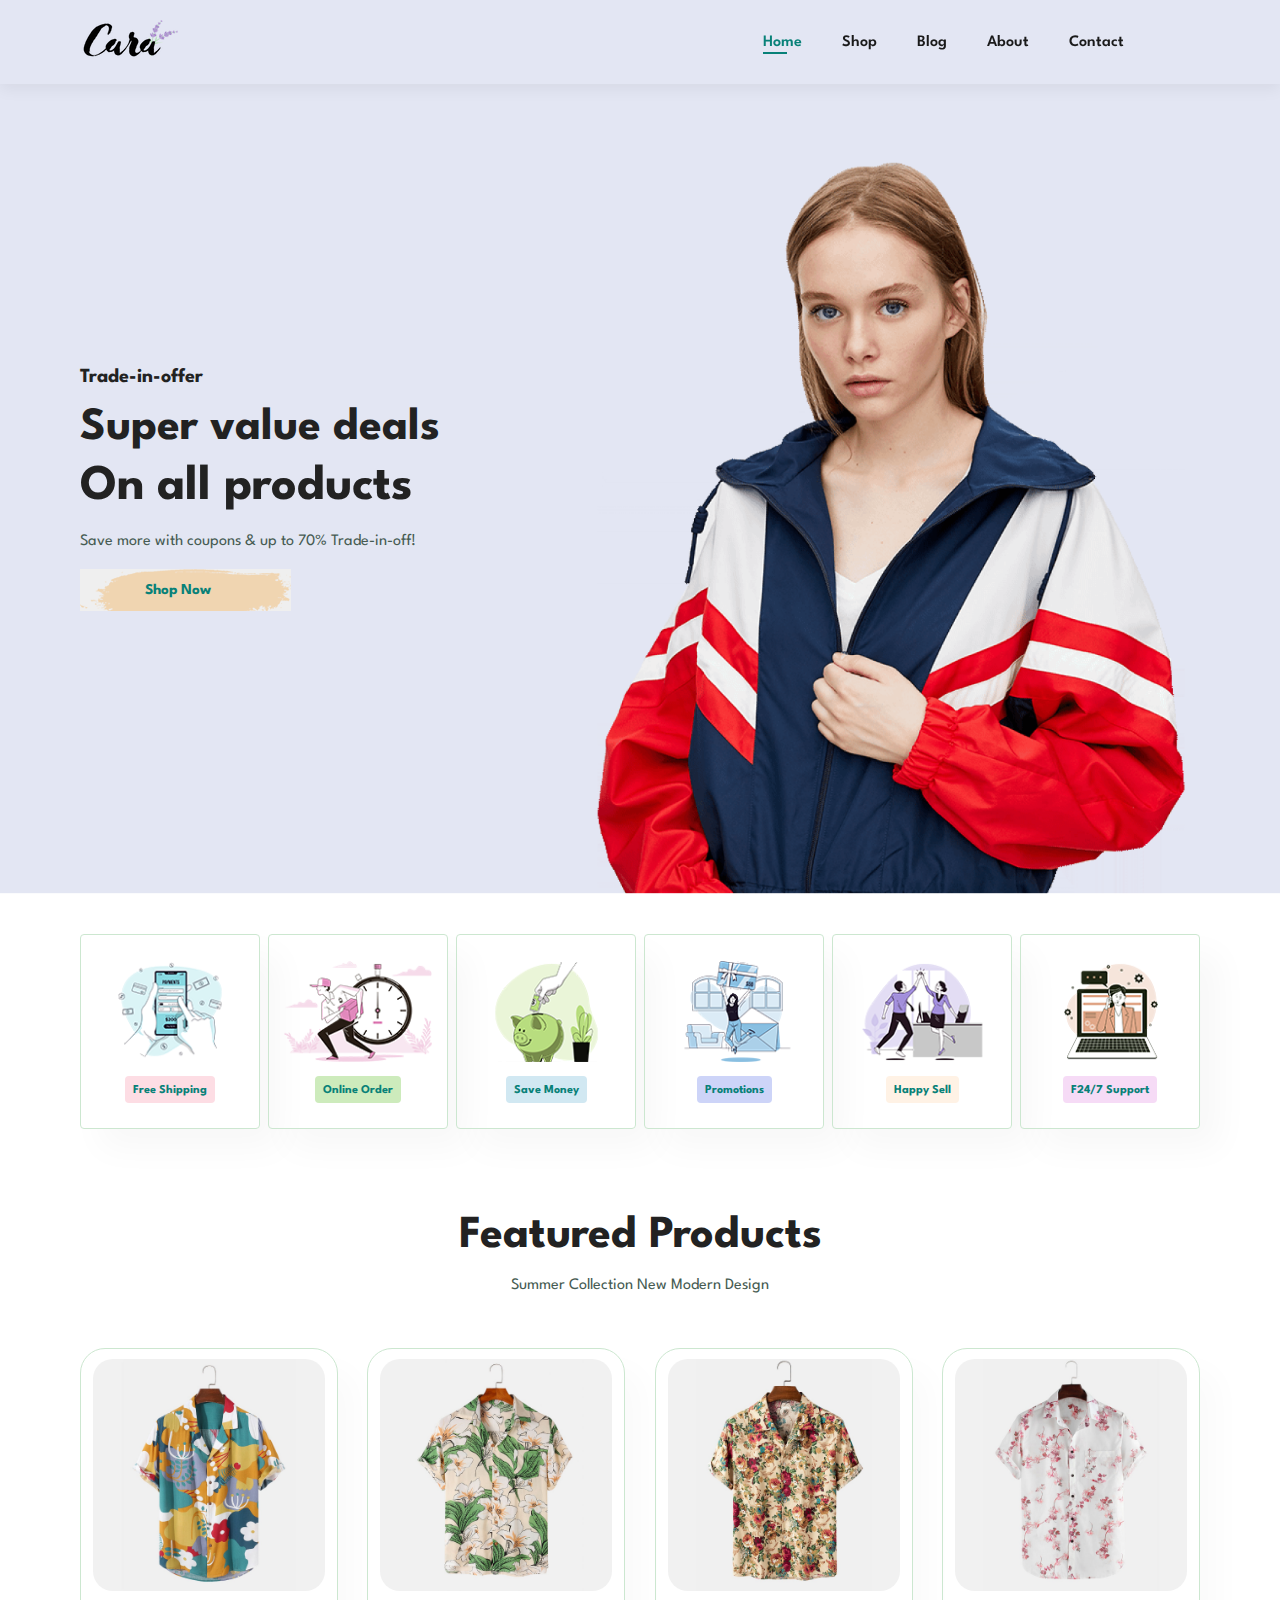
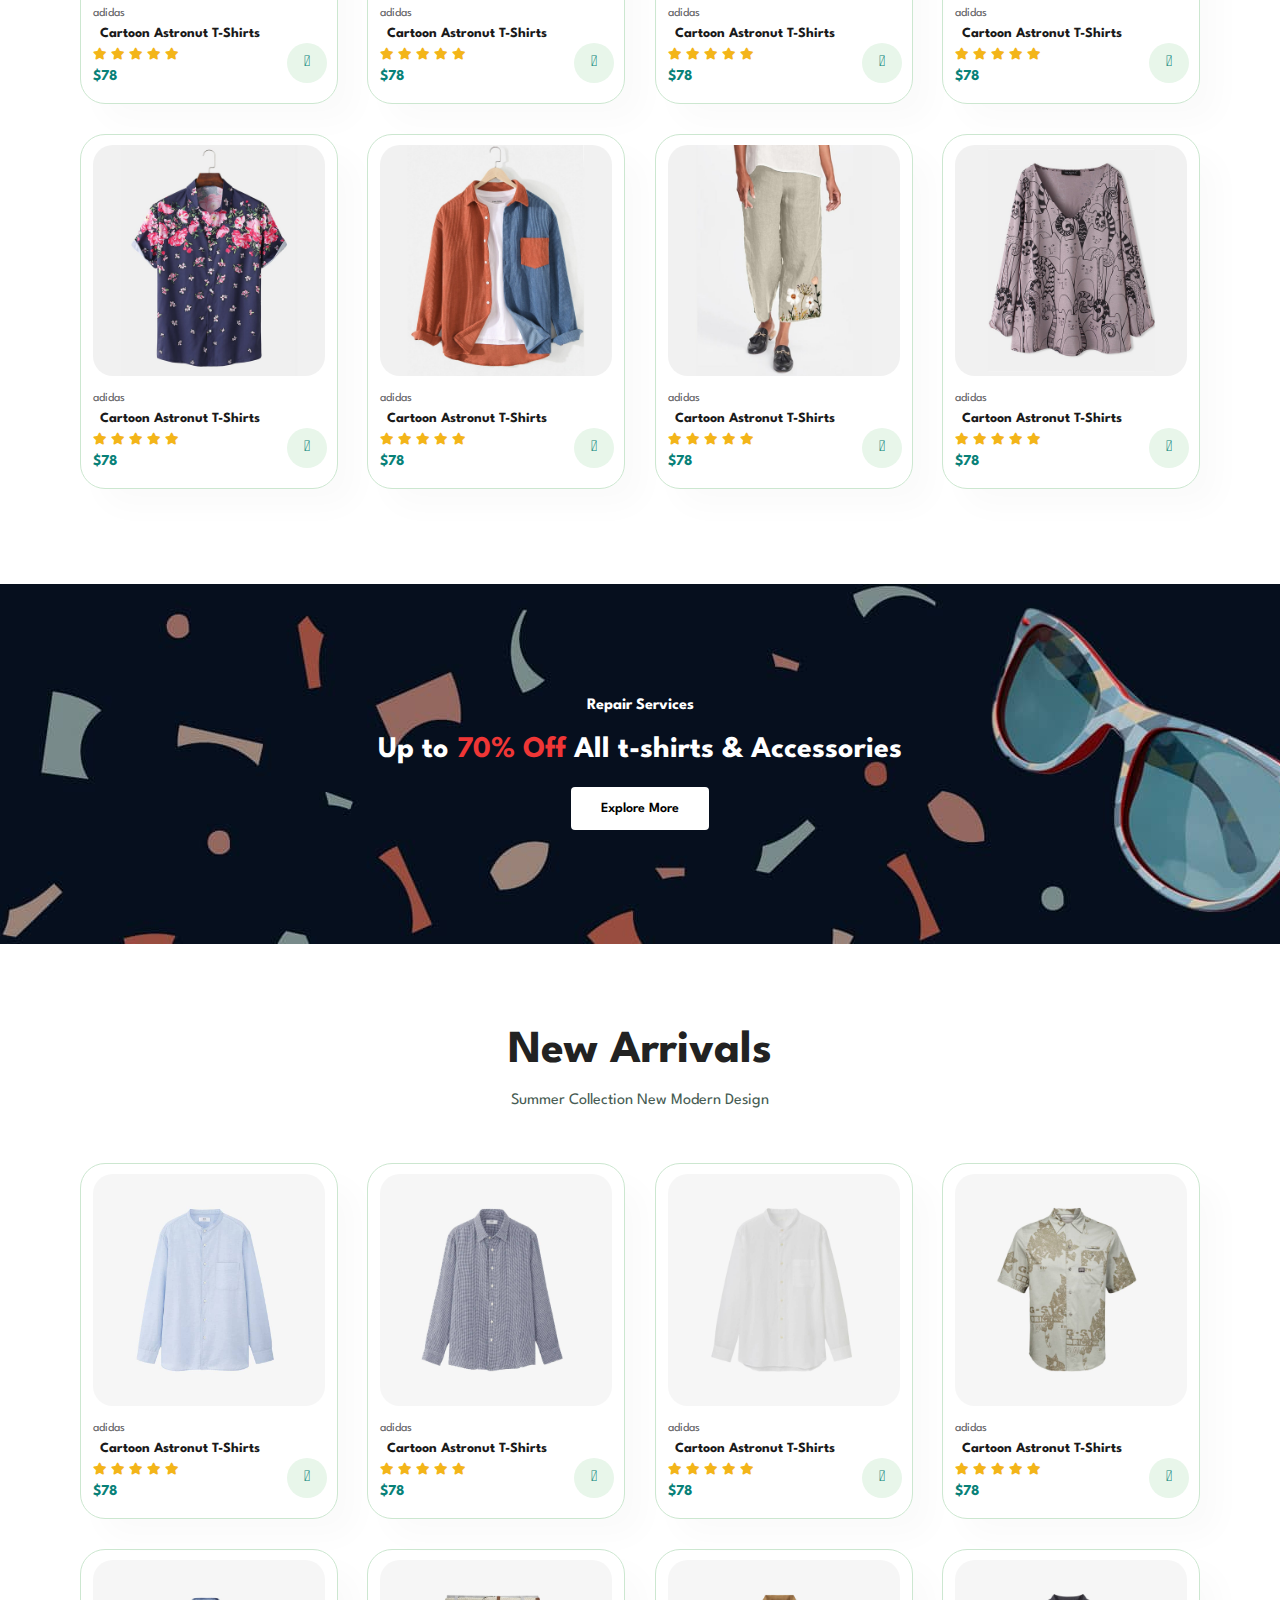
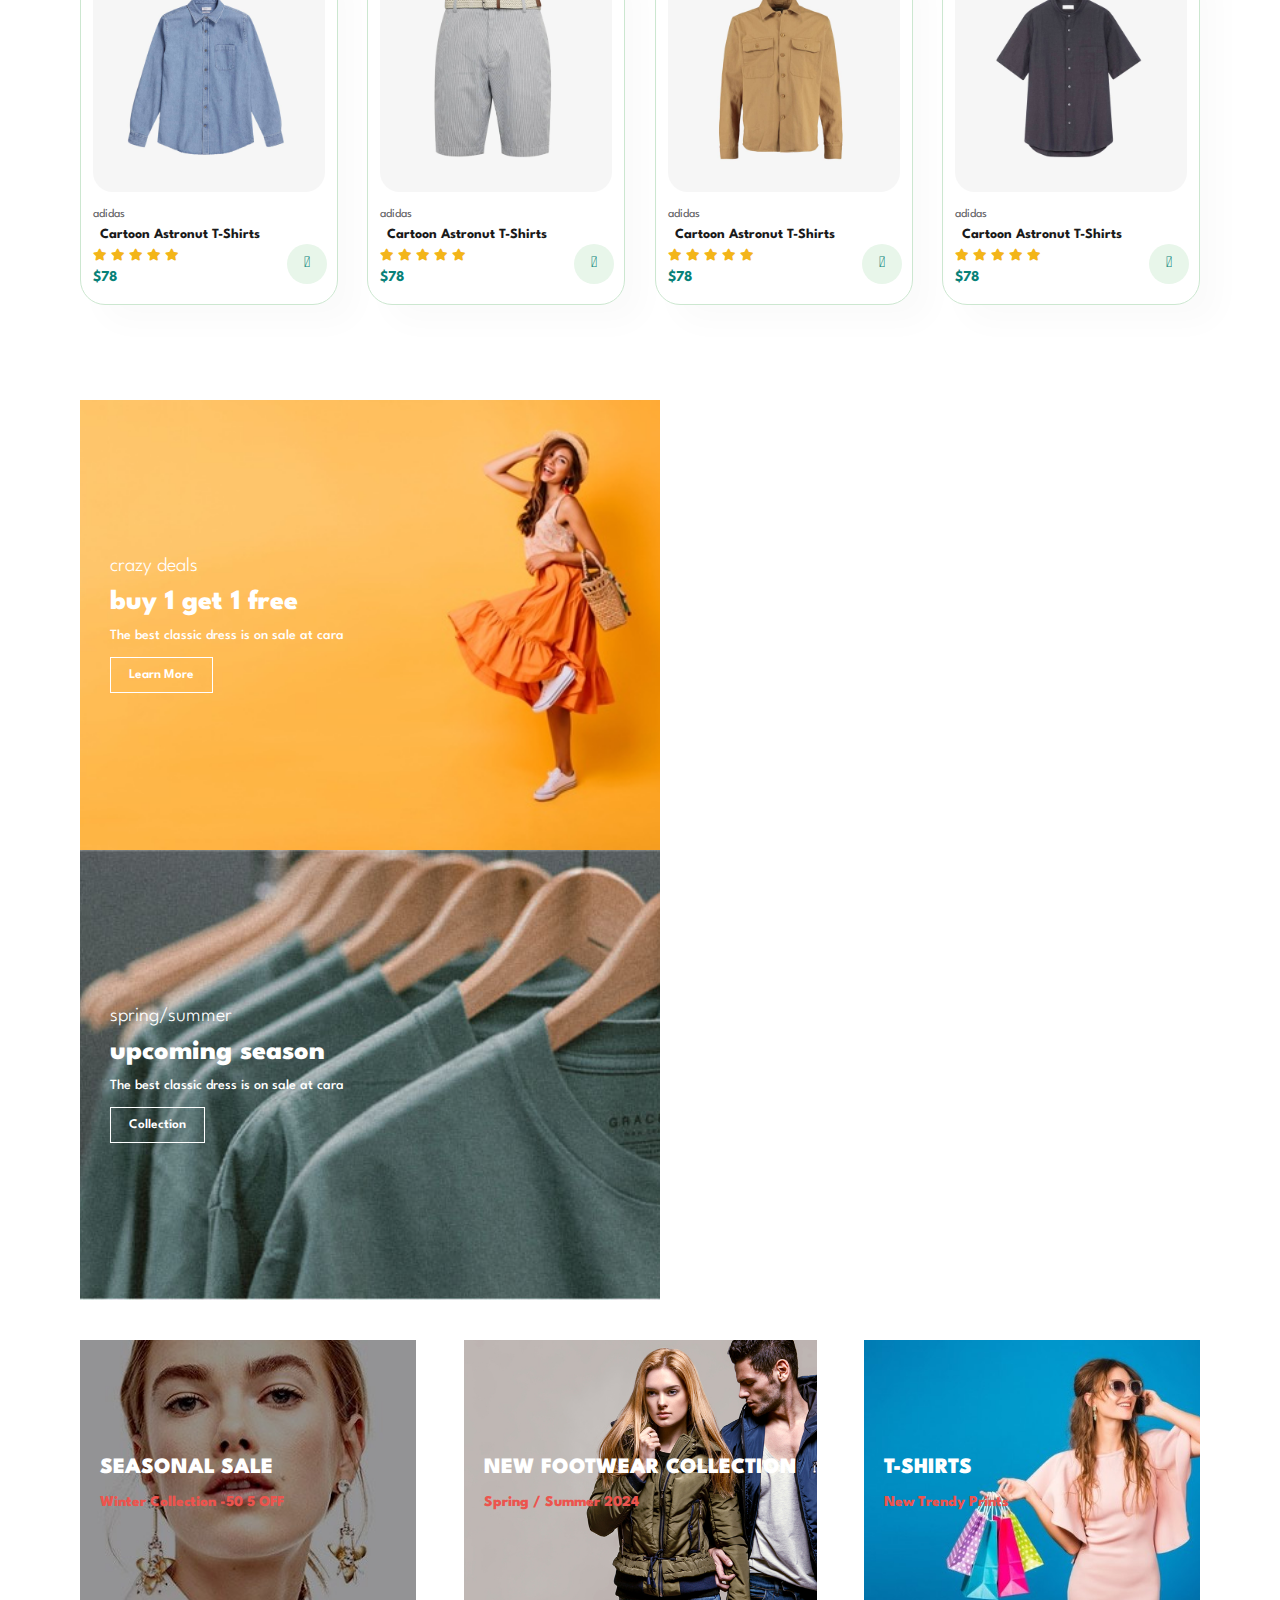
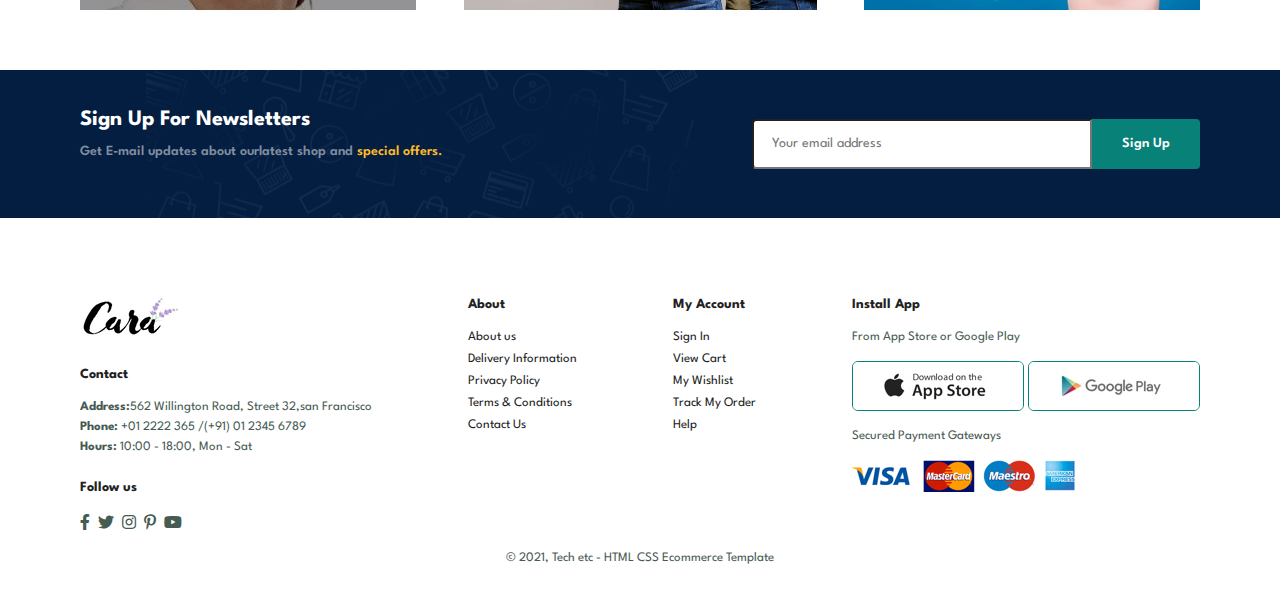
<file: index.html>
<!DOCTYPE html>
<html lang="en">
  <head>
    <meta charset="UTF-8" />
    <meta http-equiv="X-UA-Compatible" content="IE=edge" />
    <meta name="viewport" content="width=device-width, initial-scale=1.0" />
    <title>Tech2etc Ecommerce Tutorial</title>
    <link
      rel="stylesheet"
      href="https://pro.fontawesome.com/releases/v5.10.0/css/all.css"
    />

    <link rel="stylesheet" href="style.css" />
  </head>

  <body>
    <section id="header">
      <a href="#"><img src="img/logo.png" class="logo" alt="" /></a>
      <div>
        <ul id="navbar">
          <li><a class="active" href="index.html">Home</a></li>
          <li><a href="shop.html">Shop</a></li>
          <li><a href="blog.html">Blog</a></li>
          <li><a href="about.html">About</a></li>
          <li><a href="contact.html">Contact</a></li>
          <li id="lg-bag">
            <a href="cart.html"><i class="far fa-shopping-bag"></i></a>
          </li>
          <a href="#" id="close"><i class="far fa-times"></i></a>
        </ul>
      </div>
      <div id="mobile">
        <a href="cart.html"><i class="far fa-shopping-bag"></i></a>
        <i id="bar" class="fas fa-outdent"></i>
      </div>
    </section>
    <section id="hero">
      <h4>Trade-in-offer</h4>
      <h2>Super value deals</h2>
      <h1>On all products</h1>
      <p>Save more with coupons & up to 70% Trade-in-off!</p>
      <button>Shop Now</button>
    </section>
    <section id="feature" class="section-p1">
      <div class="fe-box">
        <img src="img/features/f1.png" alt="" />
        <h6>Free Shipping</h6>
      </div>
      <div class="fe-box">
        <img src="img/features/f2.png" alt="" />
        <h6>Online Order</h6>
      </div>
      <div class="fe-box">
        <img src="img/features/f3.png" alt="" />
        <h6>Save Money</h6>
      </div>
      <div class="fe-box">
        <img src="img/features/f4.png" alt="" />
        <h6>Promotions</h6>
      </div>
      <div class="fe-box">
        <img src="img/features/f5.png" alt="" />
        <h6>Happy Sell</h6>
      </div>
      <div class="fe-box">
        <img src="img/features/f6.png" alt="" />
        <h6>F24/7 Support</h6>
      </div>
    </section>
    <section id="product1" class="section-p1">
      <h2>Featured Products</h2>
      <p>Summer Collection New Modern Design</p>
      <div class="pro-container">
        <div class="pro">
          <img src="img/products/f1.jpg" alt="" />
          <div class="des">
            <span>adidas</span>
            <h5>Cartoon Astronut T-Shirts</h5>
            <div class="star">
              <i class="fas fa-star"></i>
              <i class="fas fa-star"></i>
              <i class="fas fa-star"></i>
              <i class="fas fa-star"></i>
              <i class="fas fa-star"></i>
            </div>
            <h4>$78</h4>
          </div>
          <a href="#"><i class="fal fa-shopping-cart cart"></i></a>
        </div>
        <div class="pro">
          <img src="img/products/f2.jpg" alt="" />
          <div class="des">
            <span>adidas</span>
            <h5>Cartoon Astronut T-Shirts</h5>
            <div class="star">
              <i class="fas fa-star"></i>
              <i class="fas fa-star"></i>
              <i class="fas fa-star"></i>
              <i class="fas fa-star"></i>
              <i class="fas fa-star"></i>
            </div>
            <h4>$78</h4>
          </div>
          <a href="#"><i class="fal fa-shopping-cart cart"></i></a>
        </div>
        <div class="pro">
          <img src="img/products/f3.jpg" alt="" />
          <div class="des">
            <span>adidas</span>
            <h5>Cartoon Astronut T-Shirts</h5>
            <div class="star">
              <i class="fas fa-star"></i>
              <i class="fas fa-star"></i>
              <i class="fas fa-star"></i>
              <i class="fas fa-star"></i>
              <i class="fas fa-star"></i>
            </div>
            <h4>$78</h4>
          </div>
          <a href="#"><i class="fal fa-shopping-cart cart"></i></a>
        </div>
        <div class="pro">
          <img src="img/products/f4.jpg" alt="" />
          <div class="des">
            <span>adidas</span>
            <h5>Cartoon Astronut T-Shirts</h5>
            <div class="star">
              <i class="fas fa-star"></i>
              <i class="fas fa-star"></i>
              <i class="fas fa-star"></i>
              <i class="fas fa-star"></i>
              <i class="fas fa-star"></i>
            </div>
            <h4>$78</h4>
          </div>
          <a href="#"><i class="fal fa-shopping-cart cart"></i></a>
        </div>
        <div class="pro">
          <img src="img/products/f5.jpg" alt="" />
          <div class="des">
            <span>adidas</span>
            <h5>Cartoon Astronut T-Shirts</h5>
            <div class="star">
              <i class="fas fa-star"></i>
              <i class="fas fa-star"></i>
              <i class="fas fa-star"></i>
              <i class="fas fa-star"></i>
              <i class="fas fa-star"></i>
            </div>
            <h4>$78</h4>
          </div>
          <a href="#"><i class="fal fa-shopping-cart cart"></i></a>
        </div>
        <div class="pro">
          <img src="img/products/f6.jpg" alt="" />
          <div class="des">
            <span>adidas</span>
            <h5>Cartoon Astronut T-Shirts</h5>
            <div class="star">
              <i class="fas fa-star"></i>
              <i class="fas fa-star"></i>
              <i class="fas fa-star"></i>
              <i class="fas fa-star"></i>
              <i class="fas fa-star"></i>
            </div>
            <h4>$78</h4>
          </div>
          <a href="#"><i class="fal fa-shopping-cart cart"></i></a>
        </div>
        <div class="pro">
          <img src="img/products/f7.jpg" alt="" />
          <div class="des">
            <span>adidas</span>
            <h5>Cartoon Astronut T-Shirts</h5>
            <div class="star">
              <i class="fas fa-star"></i>
              <i class="fas fa-star"></i>
              <i class="fas fa-star"></i>
              <i class="fas fa-star"></i>
              <i class="fas fa-star"></i>
            </div>
            <h4>$78</h4>
          </div>
          <a href="#"><i class="fal fa-shopping-cart cart"></i></a>
        </div>
        <div class="pro">
          <img src="img/products/f8.jpg" alt="" />
          <div class="des">
            <span>adidas</span>
            <h5>Cartoon Astronut T-Shirts</h5>
            <div class="star">
              <i class="fas fa-star"></i>
              <i class="fas fa-star"></i>
              <i class="fas fa-star"></i>
              <i class="fas fa-star"></i>
              <i class="fas fa-star"></i>
            </div>
            <h4>$78</h4>
          </div>
          <a href="#"><i class="fal fa-shopping-cart cart"></i></a>
        </div>
      </div>
    </section>
    <section id="banner" class="section-m1">
      <h4>Repair Services</h4>
      <h2>Up to <span>70% Off</span> All t-shirts & Accessories</h2>
      <button class="normal">Explore More</button>
    </section>
    <section id="product1" class="section-p1">
      <h2>New Arrivals</h2>
      <p>Summer Collection New Modern Design</p>
      <div class="pro-container">
        <div class="pro">
          <img src="img/products/n1.jpg" alt="" />
          <div class="des">
            <span>adidas</span>
            <h5>Cartoon Astronut T-Shirts</h5>
            <div class="star">
              <i class="fas fa-star"></i>
              <i class="fas fa-star"></i>
              <i class="fas fa-star"></i>
              <i class="fas fa-star"></i>
              <i class="fas fa-star"></i>
            </div>
            <h4>$78</h4>
          </div>
          <a href="#"><i class="fal fa-shopping-cart cart"></i></a>
        </div>
        <div class="pro">
          <img src="img/products/n2.jpg" alt="" />
          <div class="des">
            <span>adidas</span>
            <h5>Cartoon Astronut T-Shirts</h5>
            <div class="star">
              <i class="fas fa-star"></i>
              <i class="fas fa-star"></i>
              <i class="fas fa-star"></i>
              <i class="fas fa-star"></i>
              <i class="fas fa-star"></i>
            </div>
            <h4>$78</h4>
          </div>
          <a href="#"><i class="fal fa-shopping-cart cart"></i></a>
        </div>
        <div class="pro">
          <img src="img/products/n3.jpg" alt="" />
          <div class="des">
            <span>adidas</span>
            <h5>Cartoon Astronut T-Shirts</h5>
            <div class="star">
              <i class="fas fa-star"></i>
              <i class="fas fa-star"></i>
              <i class="fas fa-star"></i>
              <i class="fas fa-star"></i>
              <i class="fas fa-star"></i>
            </div>
            <h4>$78</h4>
          </div>
          <a href="#"><i class="fal fa-shopping-cart cart"></i></a>
        </div>
        <div class="pro">
          <img src="img/products/n4.jpg" alt="" />
          <div class="des">
            <span>adidas</span>
            <h5>Cartoon Astronut T-Shirts</h5>
            <div class="star">
              <i class="fas fa-star"></i>
              <i class="fas fa-star"></i>
              <i class="fas fa-star"></i>
              <i class="fas fa-star"></i>
              <i class="fas fa-star"></i>
            </div>
            <h4>$78</h4>
          </div>
          <a href="#"><i class="fal fa-shopping-cart cart"></i></a>
        </div>
        <div class="pro">
          <img src="img/products/n5.jpg" alt="" />
          <div class="des">
            <span>adidas</span>
            <h5>Cartoon Astronut T-Shirts</h5>
            <div class="star">
              <i class="fas fa-star"></i>
              <i class="fas fa-star"></i>
              <i class="fas fa-star"></i>
              <i class="fas fa-star"></i>
              <i class="fas fa-star"></i>
            </div>
            <h4>$78</h4>
          </div>
          <a href="#"><i class="fal fa-shopping-cart cart"></i></a>
        </div>
        <div class="pro">
          <img src="img/products/n6.jpg" alt="" />
          <div class="des">
            <span>adidas</span>
            <h5>Cartoon Astronut T-Shirts</h5>
            <div class="star">
              <i class="fas fa-star"></i>
              <i class="fas fa-star"></i>
              <i class="fas fa-star"></i>
              <i class="fas fa-star"></i>
              <i class="fas fa-star"></i>
            </div>
            <h4>$78</h4>
          </div>
          <a href="#"><i class="fal fa-shopping-cart cart"></i></a>
        </div>
        <div class="pro">
          <img src="img/products/n7.jpg" alt="" />
          <div class="des">
            <span>adidas</span>
            <h5>Cartoon Astronut T-Shirts</h5>
            <div class="star">
              <i class="fas fa-star"></i>
              <i class="fas fa-star"></i>
              <i class="fas fa-star"></i>
              <i class="fas fa-star"></i>
              <i class="fas fa-star"></i>
            </div>
            <h4>$78</h4>
          </div>
          <a href="#"><i class="fal fa-shopping-cart cart"></i></a>
        </div>
        <div class="pro">
          <img src="img/products/n8.jpg" alt="" />
          <div class="des">
            <span>adidas</span>
            <h5>Cartoon Astronut T-Shirts</h5>
            <div class="star">
              <i class="fas fa-star"></i>
              <i class="fas fa-star"></i>
              <i class="fas fa-star"></i>
              <i class="fas fa-star"></i>
              <i class="fas fa-star"></i>
            </div>
            <h4>$78</h4>
          </div>
          <a href="#"><i class="fal fa-shopping-cart cart"></i></a>
        </div>
      </div>
    </section>
    <section id="sm-banner" class="section-p1">
      <div class="banner-box">
        <h4>crazy deals</h4>
        <h2>buy 1 get 1 free</h2>
        <span>The best classic dress is on sale at cara</span>
        <button class="white">Learn More</button>
      </div>
      <div class="banner-box banner-box2">
        <h4>spring/summer</h4>
        <h2>upcoming season</h2>
        <span>The best classic dress is on sale at cara</span>
        <button class="white">Collection</button>
      </div>
    </section>
    <section id="banner3">
      <div class="banner-box">
        <h2>SEASONAL SALE</h2>
        <h3>Winter Collection -50 5 OFF</h3>
      </div>
      <div class="banner-box banner-box2">
        <h2>NEW FOOTWEAR COLLECTION</h2>
        <h3>Spring / Summer 2024</h3>
      </div>
      <div class="banner-box banner-box3">
        <h2>T-SHIRTS</h2>
        <h3>New Trendy Prints</h3>
      </div>
    </section>
    <section id="newsletter" class="section-p1 section-m1">
      <div class="newstext">
        <h4>Sign Up For Newsletters</h4>
        <p>
          Get E-mail updates about ourlatest shop and
          <span>special offers.</span>
        </p>
      </div>
      <div class="form">
        <input type="text" placeholder="Your email address" />
        <button class="normal">Sign Up</button>
      </div>
    </section>
    <footer class="section-p1">
      <div class="col">
        <img class="logo" src="img/logo.png" alt="" />
        <h4>Contact</h4>
        <p>
          <strong>Address:</strong>562 Willington Road, Street 32,san Francisco
        </p>
        <p><strong>Phone:</strong> +01 2222 365 /(+91) 01 2345 6789</p>
        <p><strong>Hours:</strong> 10:00 - 18:00, Mon - Sat</p>
        <div class="follow">
          <h4>Follow us</h4>
          <div class="icon">
            <i class="fab fa-facebook-f"></i>
            <i class="fab fa-twitter"></i>
            <i class="fab fa-instagram"></i>
            <i class="fab fa-pinterest-p"></i>
            <i class="fab fa-youtube"></i>
          </div>
        </div>
      </div>
      <div class="col">
        <h4>About</h4>
        <a href="#">About us</a>
        <a href="#">Delivery Information</a>
        <a href="#">Privacy Policy</a>
        <a href="#">Terms & Conditions</a>
        <a href="#">Contact Us</a>
      </div>
      <div class="col">
        <h4>My Account</h4>
        <a href="#">Sign In</a>
        <a href="#">View Cart</a>
        <a href="#">My Wishlist</a>
        <a href="#">Track My Order</a>
        <a href="#">Help</a>
      </div>
      <div class="col install">
        <h4>Install App</h4>
        <p>From App Store or Google Play</p>
        <div class="row">
          <img src="img/pay/app.jpg" alt="" />
          <img src="img/pay/play.jpg" alt="" />
        </div>
        <p>Secured Payment Gateways</p>
        <img src="img/pay/pay.png" alt="" />
      </div>
      <div class="copyright">
        <p>© 2021, Tech etc - HTML CSS Ecommerce Template</p>
      </div>
    </footer>

    <script src="script.js"></script>
  </body>
</html>
</file>
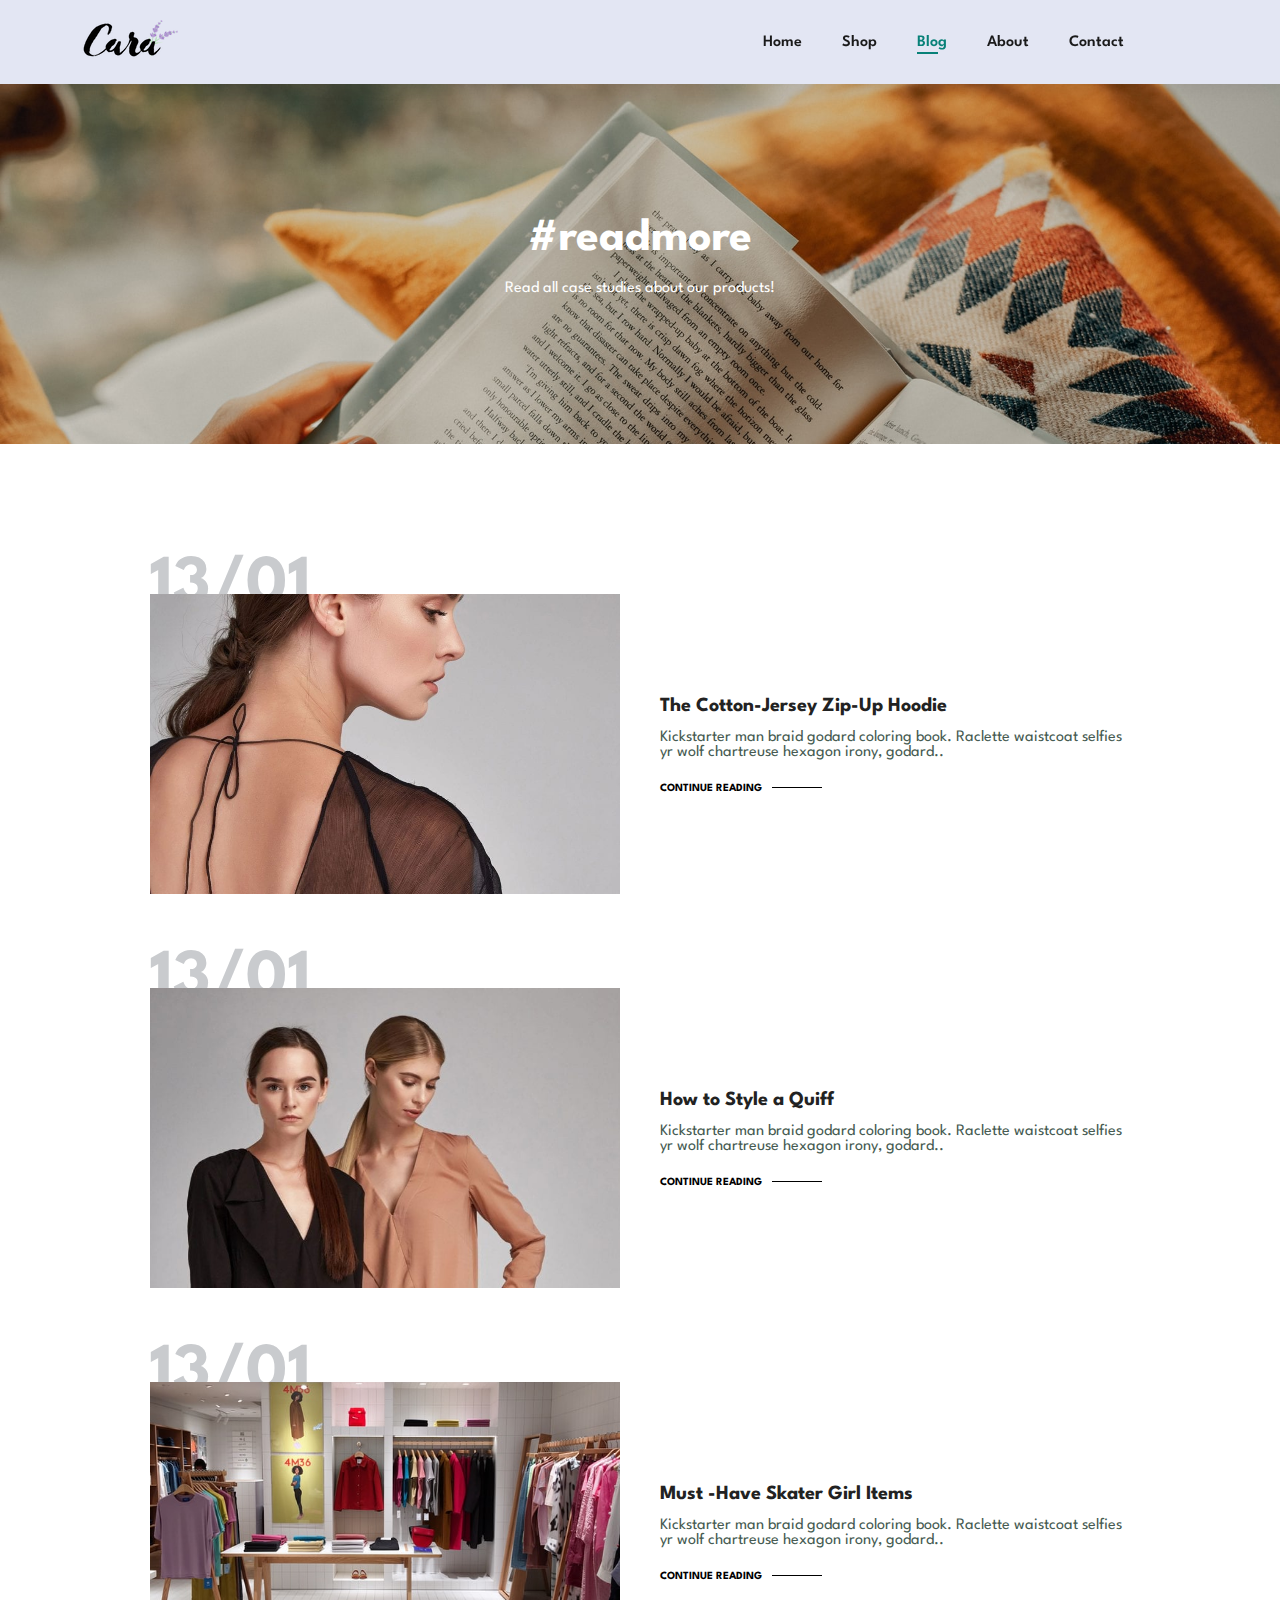
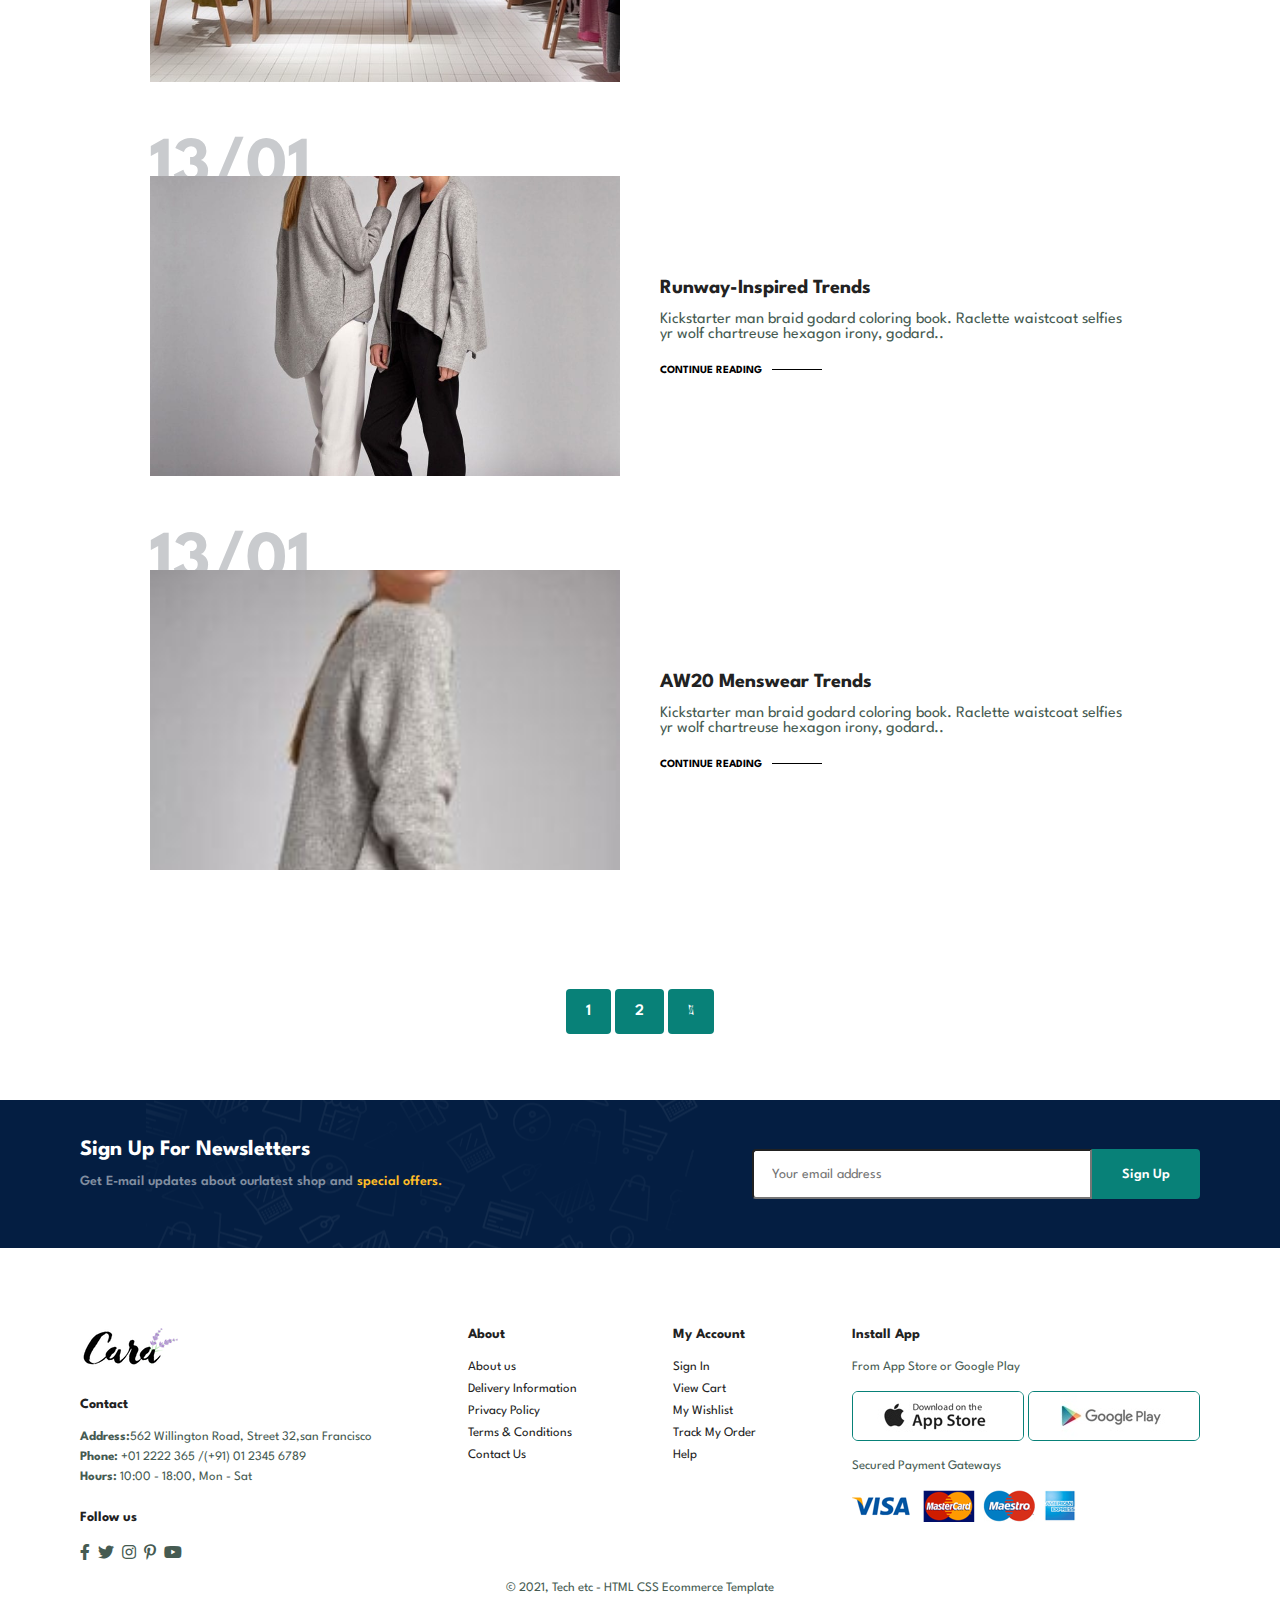
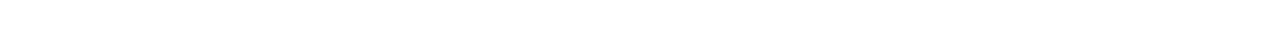
<file: blog.html>
<!DOCTYPE html>
<html lang="en">
  <head>
    <meta charset="UTF-8" />
    <meta http-equiv="X-UA-Compatible" content="IE=edge" />
    <meta name="viewport" content="width=device-width, initial-scale=1.0" />
    <title>Tech2etc Ecommerce Tutorial</title>
    <link
      rel="stylesheet"
      href="https://pro.fontawesome.com/releases/v5.10.0/css/all.css"
    />

    <link rel="stylesheet" href="style.css" />
  </head>

  <body>
    <section id="header">
      <a href="#"><img src="img/logo.png" class="logo" alt="" /></a>
      <div>
        <ul id="navbar">
          <li><a href="index.html">Home</a></li>
          <li><a href="shop.html">Shop</a></li>
          <li><a class="active" href="blog.html">Blog</a></li>
          <li><a href="about.html">About</a></li>
          <li><a href="contact.html">Contact</a></li>
          <li id="lg-bag">
            <a href="cart.html"><i class="far fa-shopping-bag"></i></a>
          </li>
          <a href="#" id="close"><i class="far fa-times"></i></a>
        </ul>
      </div>
      <div id="mobile">
        <a href="cart.html"><i class="far fa-shopping-bag"></i></a>
        <i id="bar" class="fas fa-outdent"></i>
      </div>
    </section>
    <section id="page-header" class="blog-header">
      <h2>#readmore</h2>
      <p>Read all case studies about our products!</p>
    </section>
    <section id="blog">
      <div class="blog-box">
        <div class="blog-img">
          <img src="img/blog/b1.jpg" alt="" />
        </div>
        <div class="blog-details">
          <h4>The Cotton-Jersey Zip-Up Hoodie</h4>
          <p>
            Kickstarter man braid godard coloring book. Raclette waistcoat
            selfies yr wolf chartreuse hexagon irony, godard..
          </p>
          <a href="#">CONTINUE READING</a>
        </div>
        <h1>13/01</h1>
      </div>
      <div class="blog-box">
        <div class="blog-img">
          <img src="img/blog/b2.jpg" alt="" />
        </div>
        <div class="blog-details">
          <h4>How to Style a Quiff</h4>
          <p>
            Kickstarter man braid godard coloring book. Raclette waistcoat
            selfies yr wolf chartreuse hexagon irony, godard..
          </p>
          <a href="#">CONTINUE READING</a>
        </div>
        <h1>13/01</h1>
      </div>
      <div class="blog-box">
        <div class="blog-img">
          <img src="img/blog/b3.jpg" alt="" />
        </div>
        <div class="blog-details">
          <h4>Must -Have Skater Girl Items</h4>
          <p>
            Kickstarter man braid godard coloring book. Raclette waistcoat
            selfies yr wolf chartreuse hexagon irony, godard..
          </p>
          <a href="#">CONTINUE READING</a>
        </div>
        <h1>13/01</h1>
      </div>
      <div class="blog-box">
        <div class="blog-img">
          <img src="img/blog/b4.jpg" alt="" />
        </div>
        <div class="blog-details">
          <h4>Runway-Inspired Trends</h4>
          <p>
            Kickstarter man braid godard coloring book. Raclette waistcoat
            selfies yr wolf chartreuse hexagon irony, godard..
          </p>
          <a href="#">CONTINUE READING</a>
        </div>
        <h1>13/01</h1>
      </div>
      <div class="blog-box">
        <div class="blog-img">
          <img src="img/blog/b5.jpg" alt="" />
        </div>
        <div class="blog-details">
          <h4>AW20 Menswear Trends</h4>
          <p>
            Kickstarter man braid godard coloring book. Raclette waistcoat
            selfies yr wolf chartreuse hexagon irony, godard..
          </p>
          <a href="#">CONTINUE READING</a>
        </div>
        <h1>13/01</h1>
      </div>
    </section>

    <section id="pagination" class="section-p1">
      <a href="#">1</a>
      <a href="#">2</a>
      <a href="#"><i class="fal fa-long-arrow-alt-right"></i></a>
    </section>

    <section id="newsletter" class="section-p1 section-m1">
      <div class="newstext">
        <h4>Sign Up For Newsletters</h4>
        <p>
          Get E-mail updates about ourlatest shop and
          <span>special offers.</span>
        </p>
      </div>
      <div class="form">
        <input type="text" placeholder="Your email address" />
        <button class="normal">Sign Up</button>
      </div>
    </section>
    <footer class="section-p1">
      <div class="col">
        <img class="logo" src="img/logo.png" alt="" />
        <h4>Contact</h4>
        <p>
          <strong>Address:</strong>562 Willington Road, Street 32,san Francisco
        </p>
        <p><strong>Phone:</strong> +01 2222 365 /(+91) 01 2345 6789</p>
        <p><strong>Hours:</strong> 10:00 - 18:00, Mon - Sat</p>
        <div class="follow">
          <h4>Follow us</h4>
          <div class="icon">
            <i class="fab fa-facebook-f"></i>
            <i class="fab fa-twitter"></i>
            <i class="fab fa-instagram"></i>
            <i class="fab fa-pinterest-p"></i>
            <i class="fab fa-youtube"></i>
          </div>
        </div>
      </div>
      <div class="col">
        <h4>About</h4>
        <a href="#">About us</a>
        <a href="#">Delivery Information</a>
        <a href="#">Privacy Policy</a>
        <a href="#">Terms & Conditions</a>
        <a href="#">Contact Us</a>
      </div>
      <div class="col">
        <h4>My Account</h4>
        <a href="#">Sign In</a>
        <a href="#">View Cart</a>
        <a href="#">My Wishlist</a>
        <a href="#">Track My Order</a>
        <a href="#">Help</a>
      </div>
      <div class="col install">
        <h4>Install App</h4>
        <p>From App Store or Google Play</p>
        <div class="row">
          <img src="img/pay/app.jpg" alt="" />
          <img src="img/pay/play.jpg" alt="" />
        </div>
        <p>Secured Payment Gateways</p>
        <img src="img/pay/pay.png" alt="" />
      </div>
      <div class="copyright">
        <p>© 2021, Tech etc - HTML CSS Ecommerce Template</p>
      </div>
    </footer>

    <script src="script.js"></script>
  </body>
</html>
</file>
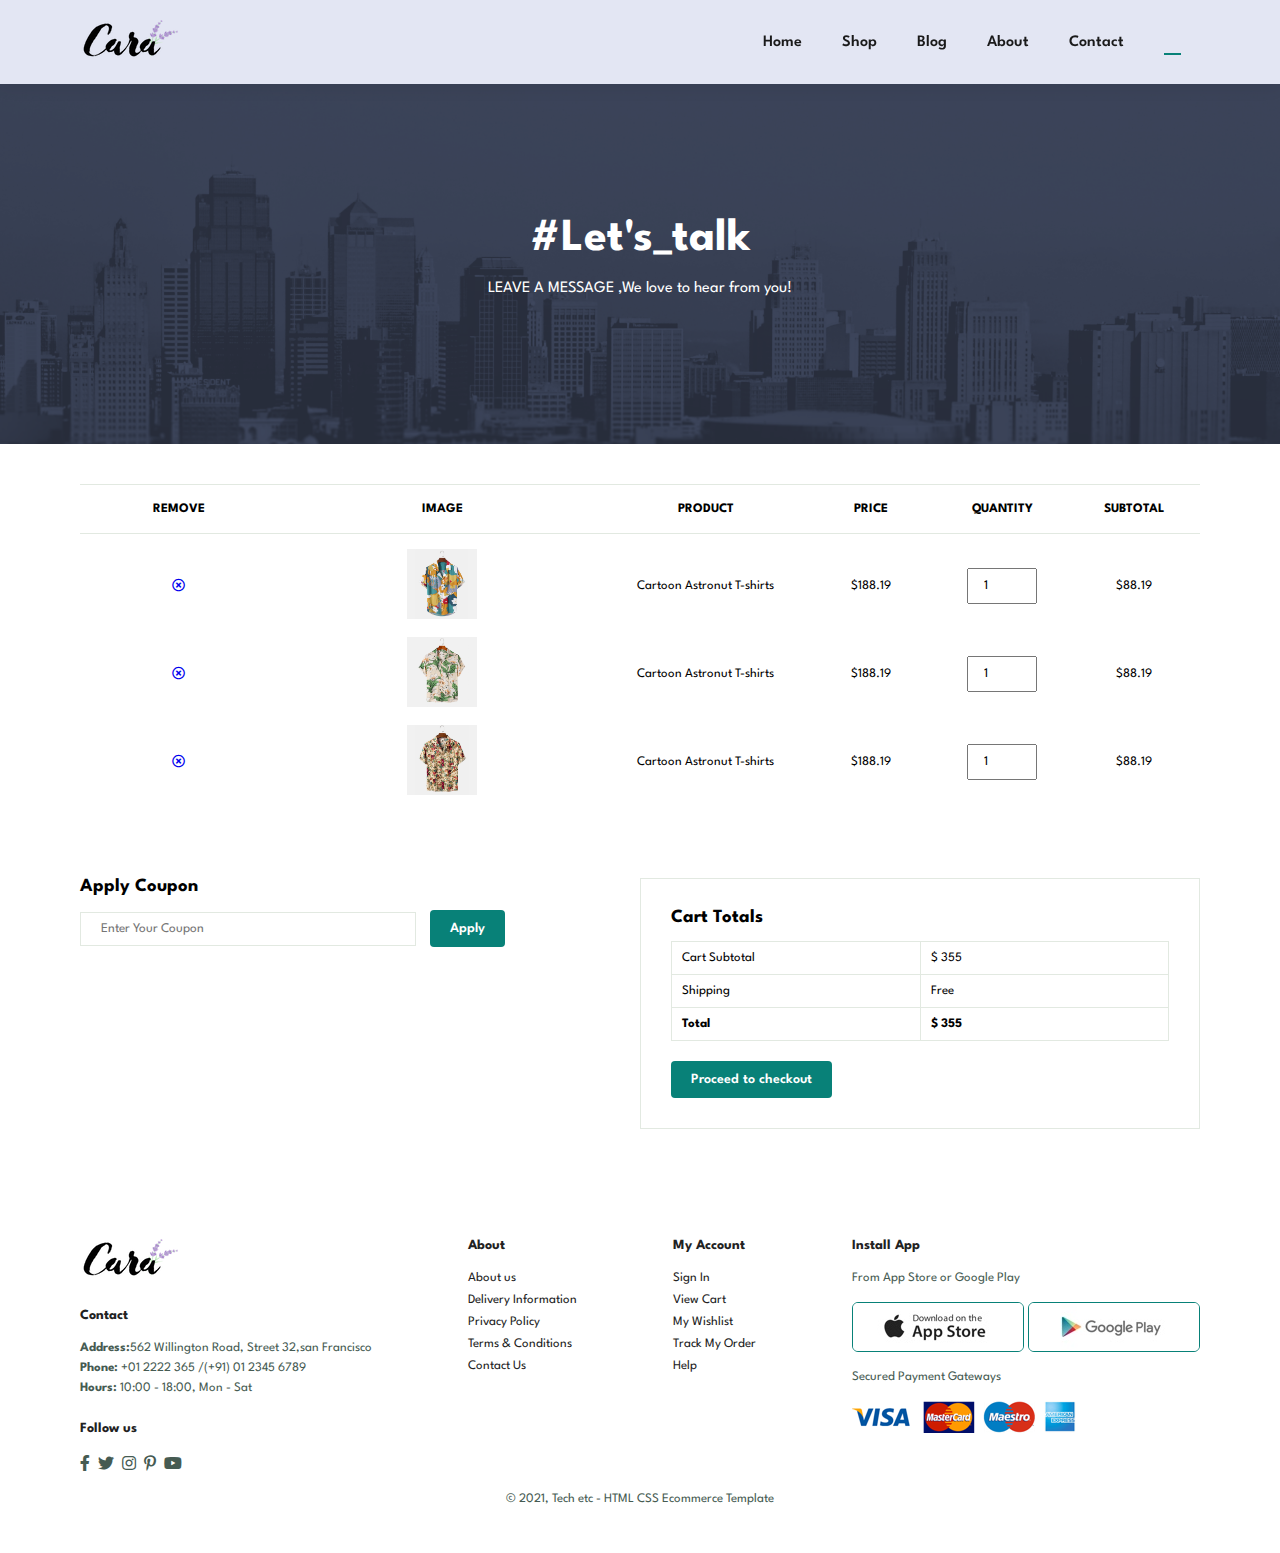
<file: cart.html>
<!DOCTYPE html>
<html lang="en">
  <head>
    <meta charset="UTF-8" />
    <meta http-equiv="X-UA-Compatible" content="IE=edge" />
    <meta name="viewport" content="width=device-width, initial-scale=1.0" />
    <title>Tech2etc Ecommerce Tutorial</title>
    <link
      rel="stylesheet"
      href="https://pro.fontawesome.com/releases/v5.10.0/css/all.css"
    />

    <link rel="stylesheet" href="style.css" />
  </head>

  <body>
    <section id="header">
      <a href="#"><img src="img/logo.png" class="logo" alt="" /></a>
      <div>
        <ul id="navbar">
          <li><a href="index.html">Home</a></li>
          <li><a href="shop.html">Shop</a></li>
          <li><a href="blog.html">Blog</a></li>
          <li><a href="about.html">About</a></li>
          <li><a href="contact.html">Contact</a></li>
          <li id="lg-bag">
            <a class="active" href="cart.html"
              ><i class="far fa-shopping-bag"></i
            ></a>
          </li>
          <a href="#" id="close"><i class="far fa-times"></i></a>
        </ul>
      </div>
      <div id="mobile">
        <a href="cart.html"><i class="far fa-shopping-bag"></i></a>
        <i id="bar" class="fas fa-outdent"></i>
      </div>
    </section>
    <section id="page-header" class="about-header">
      <h2>#Let's_talk</h2>
      <p>LEAVE A MESSAGE ,We love to hear from you!</p>
    </section>
    <section id="cart" class="section-p1">
      <table width="100%">
        <thead>
          <tr>
            <td>Remove</td>
            <td>Image</td>
            <td>Product</td>
            <td>Price</td>
            <td>Quantity</td>
            <td>Subtotal</td>
          </tr>
        </thead>
        <tbody>
          <tr>
            <td>
              <a href="#"><i class="far fa-times-circle"></i></a>
            </td>
            <td><img src="img/products/f1.jpg" alt="" /></td>
            <td>Cartoon Astronut T-shirts</td>
            <td>$188.19</td>
            <td><input type="number" value="1" /></td>
            <td>$88.19</td>
          </tr>
          <tr>
            <td>
              <a href="#"><i class="far fa-times-circle"></i></a>
            </td>
            <td><img src="img/products/f2.jpg" alt="" /></td>
            <td>Cartoon Astronut T-shirts</td>
            <td>$188.19</td>
            <td><input type="number" value="1" /></td>
            <td>$88.19</td>
          </tr>
          <tr>
            <td>
              <a href="#"><i class="far fa-times-circle"></i></a>
            </td>
            <td><img src="img/products/f3.jpg" alt="" /></td>
            <td>Cartoon Astronut T-shirts</td>
            <td>$188.19</td>
            <td><input type="number" value="1" /></td>
            <td>$88.19</td>
          </tr>
        </tbody>
      </table>
    </section>

    <section id="cart-add" class="section-p1">
      <div id="coupon">
        <h3>Apply Coupon</h3>
        <div>
          <input type="text" placeholder="Enter Your Coupon" />
          <button class="normal">Apply</button>
        </div>
      </div>
      <div id="Subtotal">
        <h3>Cart Totals</h3>
        <table>
          <tr>
            <td>Cart Subtotal</td>
            <td>$ 355</td>
          </tr>
          <tr>
            <td>Shipping</td>
            <td>Free</td>
          </tr>
          <tr>
            <td><strong>Total</strong></td>
            <td><strong>$ 355</strong></td>
          </tr>
        </table>
        <button class="normal">Proceed to checkout</button>
      </div>
    </section>
    <footer class="section-p1">
      <div class="col">
        <img class="logo" src="img/logo.png" alt="" />
        <h4>Contact</h4>
        <p>
          <strong>Address:</strong>562 Willington Road, Street 32,san Francisco
        </p>
        <p><strong>Phone:</strong> +01 2222 365 /(+91) 01 2345 6789</p>
        <p><strong>Hours:</strong> 10:00 - 18:00, Mon - Sat</p>
        <div class="follow">
          <h4>Follow us</h4>
          <div class="icon">
            <i class="fab fa-facebook-f"></i>
            <i class="fab fa-twitter"></i>
            <i class="fab fa-instagram"></i>
            <i class="fab fa-pinterest-p"></i>
            <i class="fab fa-youtube"></i>
          </div>
        </div>
      </div>
      <div class="col">
        <h4>About</h4>
        <a href="#">About us</a>
        <a href="#">Delivery Information</a>
        <a href="#">Privacy Policy</a>
        <a href="#">Terms & Conditions</a>
        <a href="#">Contact Us</a>
      </div>
      <div class="col">
        <h4>My Account</h4>
        <a href="#">Sign In</a>
        <a href="#">View Cart</a>
        <a href="#">My Wishlist</a>
        <a href="#">Track My Order</a>
        <a href="#">Help</a>
      </div>
      <div class="col install">
        <h4>Install App</h4>
        <p>From App Store or Google Play</p>
        <div class="row">
          <img src="img/pay/app.jpg" alt="" />
          <img src="img/pay/play.jpg" alt="" />
        </div>
        <p>Secured Payment Gateways</p>
        <img src="img/pay/pay.png" alt="" />
      </div>
      <div class="copyright">
        <p>© 2021, Tech etc - HTML CSS Ecommerce Template</p>
      </div>
    </footer>

    <script src="script.js"></script>
  </body>
</html>
</file>
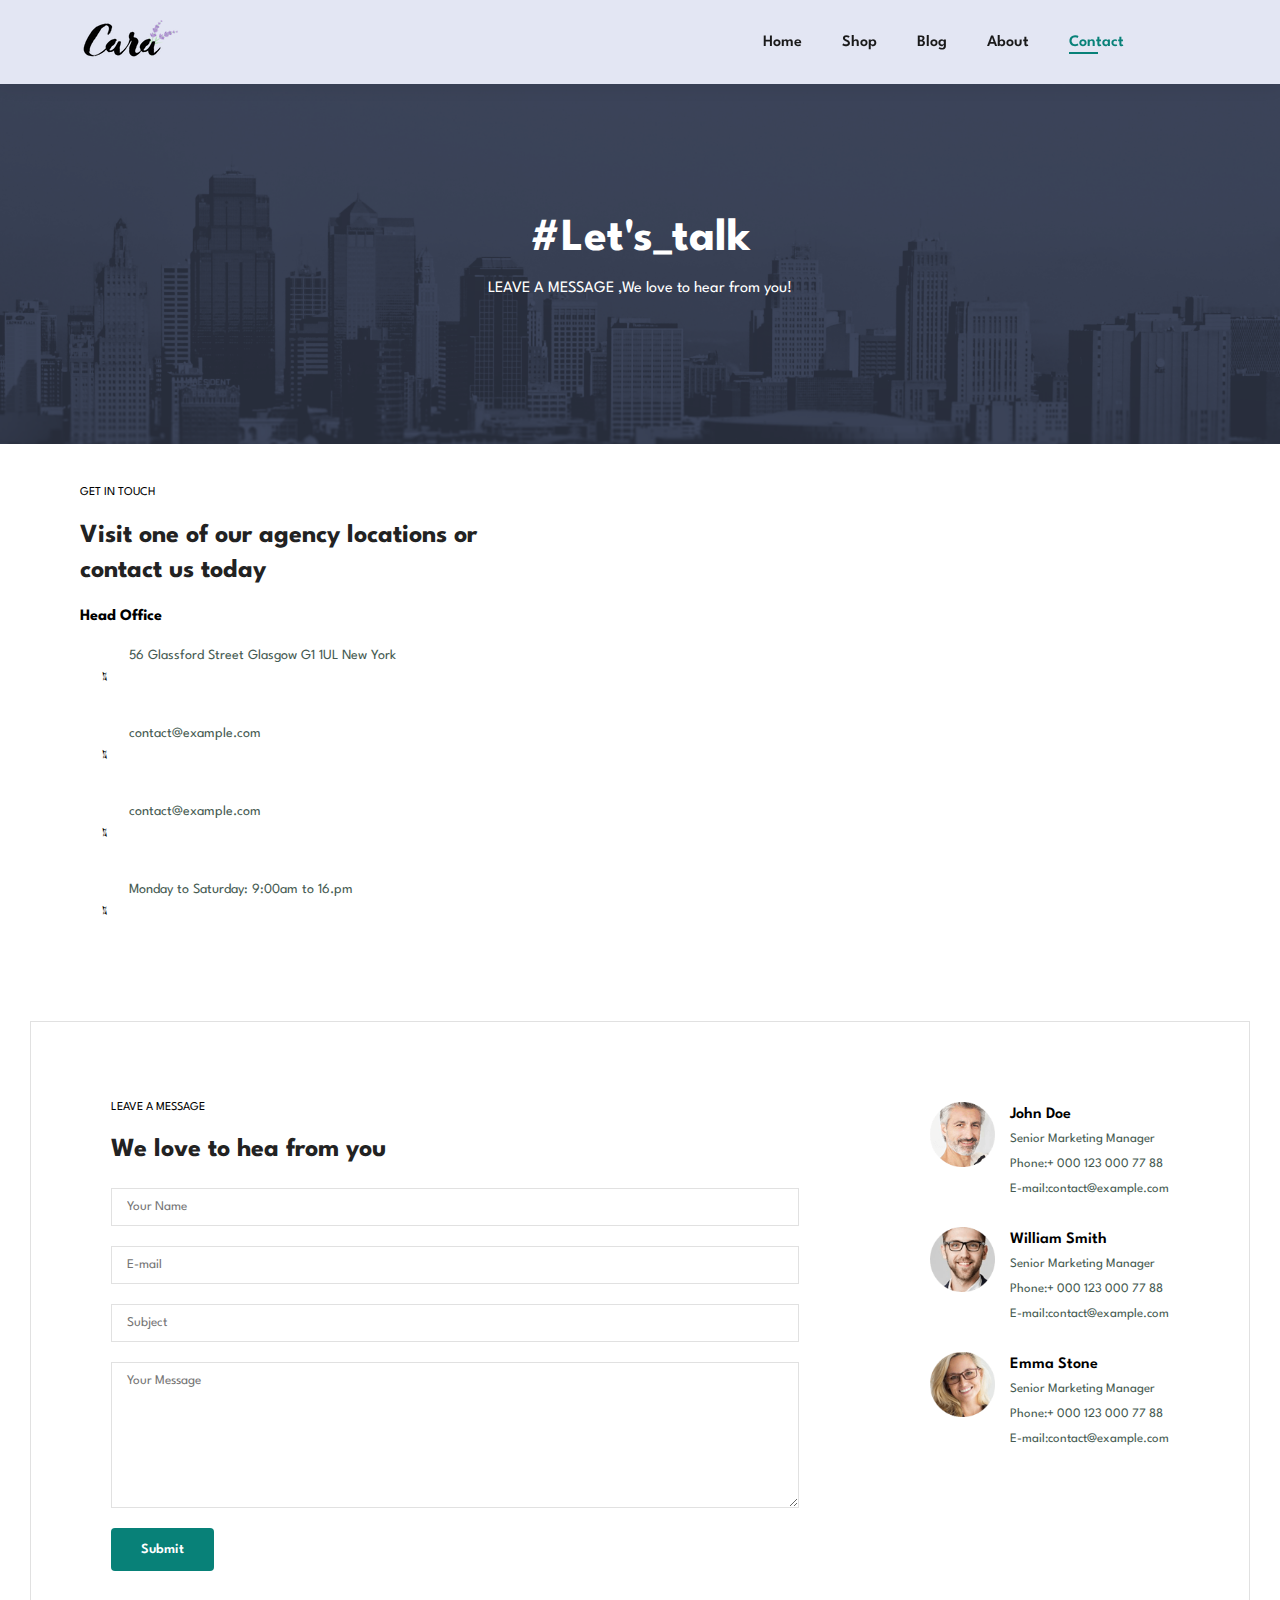
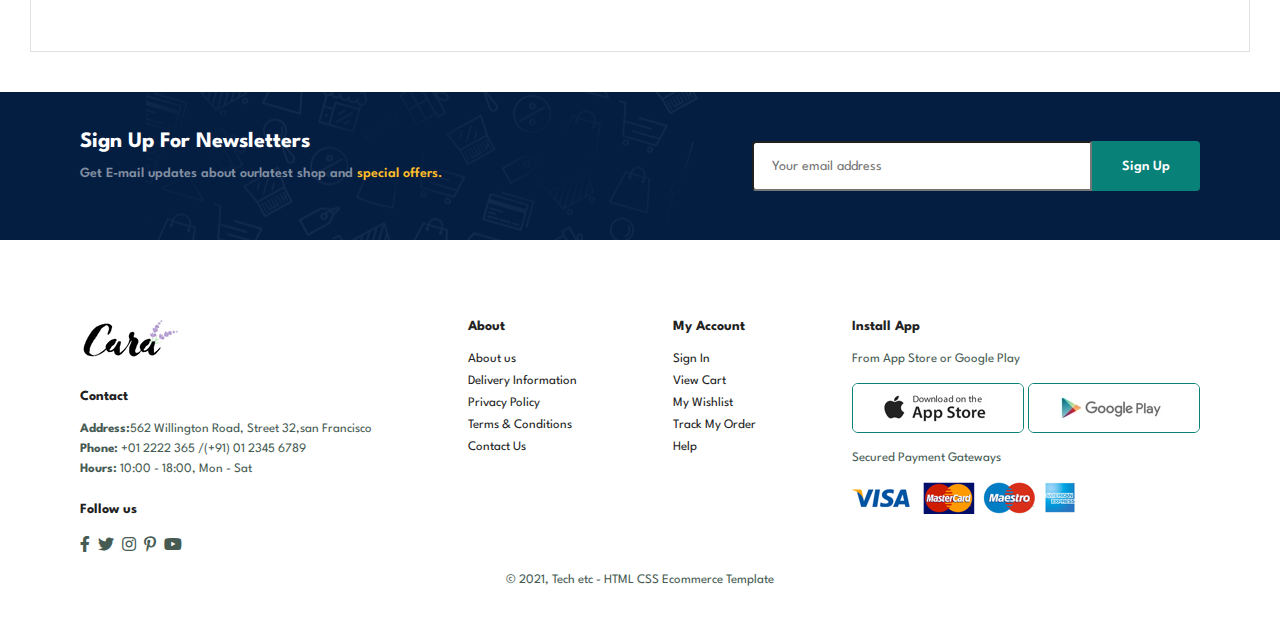
<file: contact.html>
<!DOCTYPE html>
<html lang="en">
  <head>
    <meta charset="UTF-8" />
    <meta http-equiv="X-UA-Compatible" content="IE=edge" />
    <meta name="viewport" content="width=device-width, initial-scale=1.0" />
    <title>Tech2etc Ecommerce Tutorial</title>
    <link
      rel="stylesheet"
      href="https://pro.fontawesome.com/releases/v5.10.0/css/all.css"
    />

    <link rel="stylesheet" href="style.css" />
  </head>

  <body>
    <section id="header">
      <a href="#"><img src="img/logo.png" class="logo" alt="" /></a>
      <div>
        <ul id="navbar">
          <li><a href="index.html">Home</a></li>
          <li><a href="shop.html">Shop</a></li>
          <li><a href="blog.html">Blog</a></li>
          <li><a href="about.html">About</a></li>
          <li><a class="active" href="contact.html">Contact</a></li>
          <li id="lg-bag">
            <a href="cart.html"><i class="far fa-shopping-bag"></i></a>
          </li>
          <a href="#" id="close"><i class="far fa-times"></i></a>
        </ul>
      </div>
      <div id="mobile">
        <a href="cart.html"><i class="far fa-shopping-bag"></i></a>
        <i id="bar" class="fas fa-outdent"></i>
      </div>
    </section>
    <section id="page-header" class="about-header">
      <h2>#Let's_talk</h2>
      <p>LEAVE A MESSAGE ,We love to hear from you!</p>
    </section>
    <section id="contact-details" class="section-p1">
      <div class="details">
        <span>GET IN TOUCH</span>
        <h2>Visit one of our agency locations or contact us today</h2>
        <h3>Head Office</h3>
        <div>
          <li>
            <i class="fal fa-map"></i>
            <p>56 Glassford Street Glasgow G1 1UL New York</p>
          </li>
          <li>
            <i class="fal fa-envelope"></i>
            <p>contact@example.com</p>
          </li>
          <li>
            <i class="fal fa-phone-alt"></i>
            <p>contact@example.com</p>
          </li>
          <li>
            <i class="fal fa-clock"></i>
            <p>Monday to Saturday: 9:00am to 16.pm</p>
          </li>
        </div>
      </div>
      <div class="map">
        <iframe
          src="https://www.google.com/maps/embed?pb=!1m18!1m12!1m3!1d2469.8088029522996!2d-1.2569417238566492!3d51.75481969259906!2m3!1f0!2f0!3f0!3m2!1i1024!2i768!4f13.1!3m3!1m2!1s0x4876c6aed9ad970d%3A0x31a9da7efbaad953!2sWeston%20Library!5e0!3m2!1sen!2sin!4v1715321513708!5m2!1sen!2sin"
          width="600"
          height="450"
          style="border: 0"
          allowfullscreen=""
          loading="lazy"
          referrerpolicy="no-referrer-when-downgrade"
        ></iframe>
      </div>
    </section>
    <section id="form-details">
      <form action="">
        <span>LEAVE A MESSAGE</span>
        <h2>We love to hea from you</h2>
        <input type="text" placeholder="Your Name" />
        <input type="text" placeholder="E-mail" />
        <input type="text" placeholder="Subject" />
        <textarea
          name=""
          id=""
          cols="30"
          rows="10"
          placeholder="Your Message"
        ></textarea>
        <button class="normal">Submit</button>
      </form>
      <div class="people">
        <div>
          <img src="img/people/1.png" alt="" />
          <p>
            <span>John Doe</span>
            Senior Marketing Manager <br />
            Phone:+ 000 123 000 77 88 <br />E-mail:contact@example.com
          </p>
        </div>
        <div>
          <img src="img/people/2.png" alt="" />
          <p>
            <span>William Smith</span> Senior Marketing Manager <br />
            Phone:+ 000 123 000 77 88 <br />E-mail:contact@example.com
          </p>
        </div>
        <div>
          <img src="img/people/3.png" alt="" />
          <p>
            <span>Emma Stone</span> Senior Marketing Manager <br />
            Phone:+ 000 123 000 77 88 <br />E-mail:contact@example.com
          </p>
        </div>
      </div>
    </section>
    <section id="newsletter" class="section-p1 section-m1">
      <div class="newstext">
        <h4>Sign Up For Newsletters</h4>
        <p>
          Get E-mail updates about ourlatest shop and
          <span>special offers.</span>
        </p>
      </div>
      <div class="form">
        <input type="text" placeholder="Your email address" />
        <button class="normal">Sign Up</button>
      </div>
    </section>
    <footer class="section-p1">
      <div class="col">
        <img class="logo" src="img/logo.png" alt="" />
        <h4>Contact</h4>
        <p>
          <strong>Address:</strong>562 Willington Road, Street 32,san Francisco
        </p>
        <p><strong>Phone:</strong> +01 2222 365 /(+91) 01 2345 6789</p>
        <p><strong>Hours:</strong> 10:00 - 18:00, Mon - Sat</p>
        <div class="follow">
          <h4>Follow us</h4>
          <div class="icon">
            <i class="fab fa-facebook-f"></i>
            <i class="fab fa-twitter"></i>
            <i class="fab fa-instagram"></i>
            <i class="fab fa-pinterest-p"></i>
            <i class="fab fa-youtube"></i>
          </div>
        </div>
      </div>
      <div class="col">
        <h4>About</h4>
        <a href="#">About us</a>
        <a href="#">Delivery Information</a>
        <a href="#">Privacy Policy</a>
        <a href="#">Terms & Conditions</a>
        <a href="#">Contact Us</a>
      </div>
      <div class="col">
        <h4>My Account</h4>
        <a href="#">Sign In</a>
        <a href="#">View Cart</a>
        <a href="#">My Wishlist</a>
        <a href="#">Track My Order</a>
        <a href="#">Help</a>
      </div>
      <div class="col install">
        <h4>Install App</h4>
        <p>From App Store or Google Play</p>
        <div class="row">
          <img src="img/pay/app.jpg" alt="" />
          <img src="img/pay/play.jpg" alt="" />
        </div>
        <p>Secured Payment Gateways</p>
        <img src="img/pay/pay.png" alt="" />
      </div>
      <div class="copyright">
        <p>© 2021, Tech etc - HTML CSS Ecommerce Template</p>
      </div>
    </footer>

    <script src="script.js"></script>
  </body>
</html>
</file>
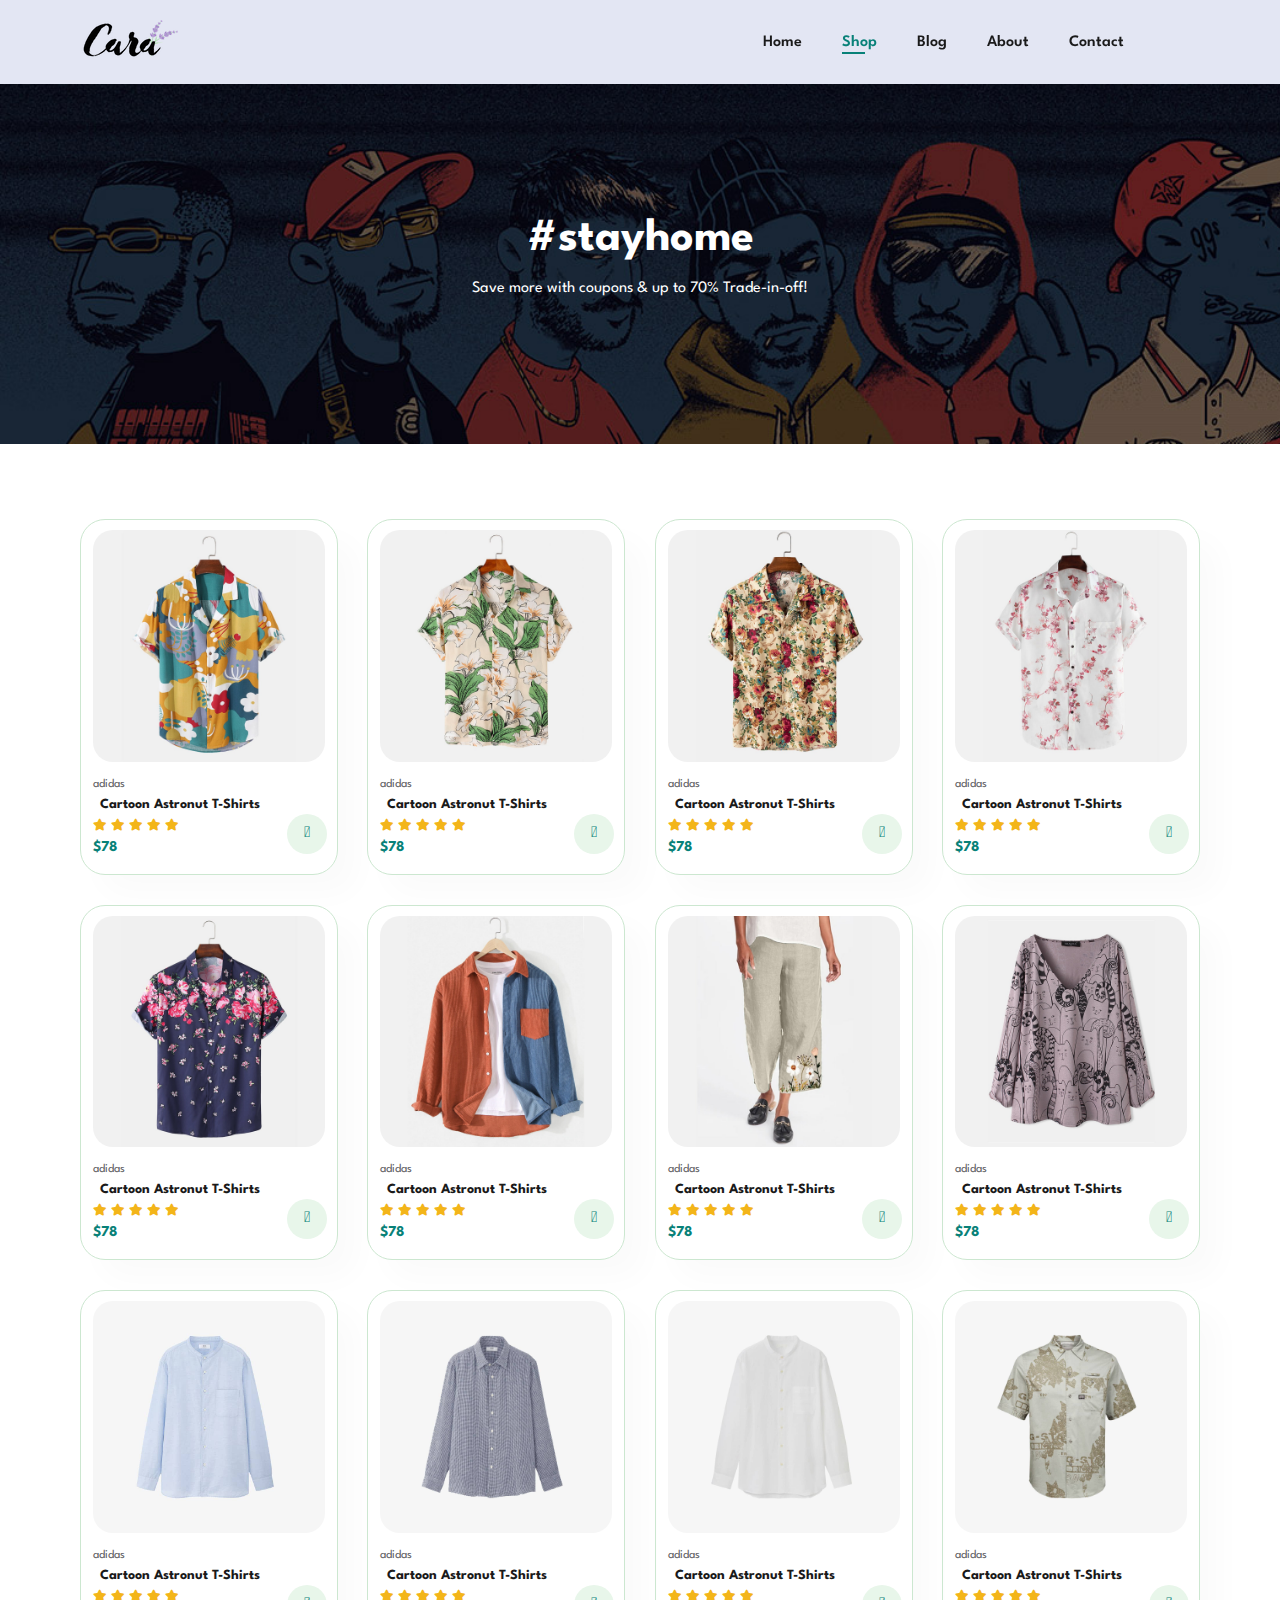
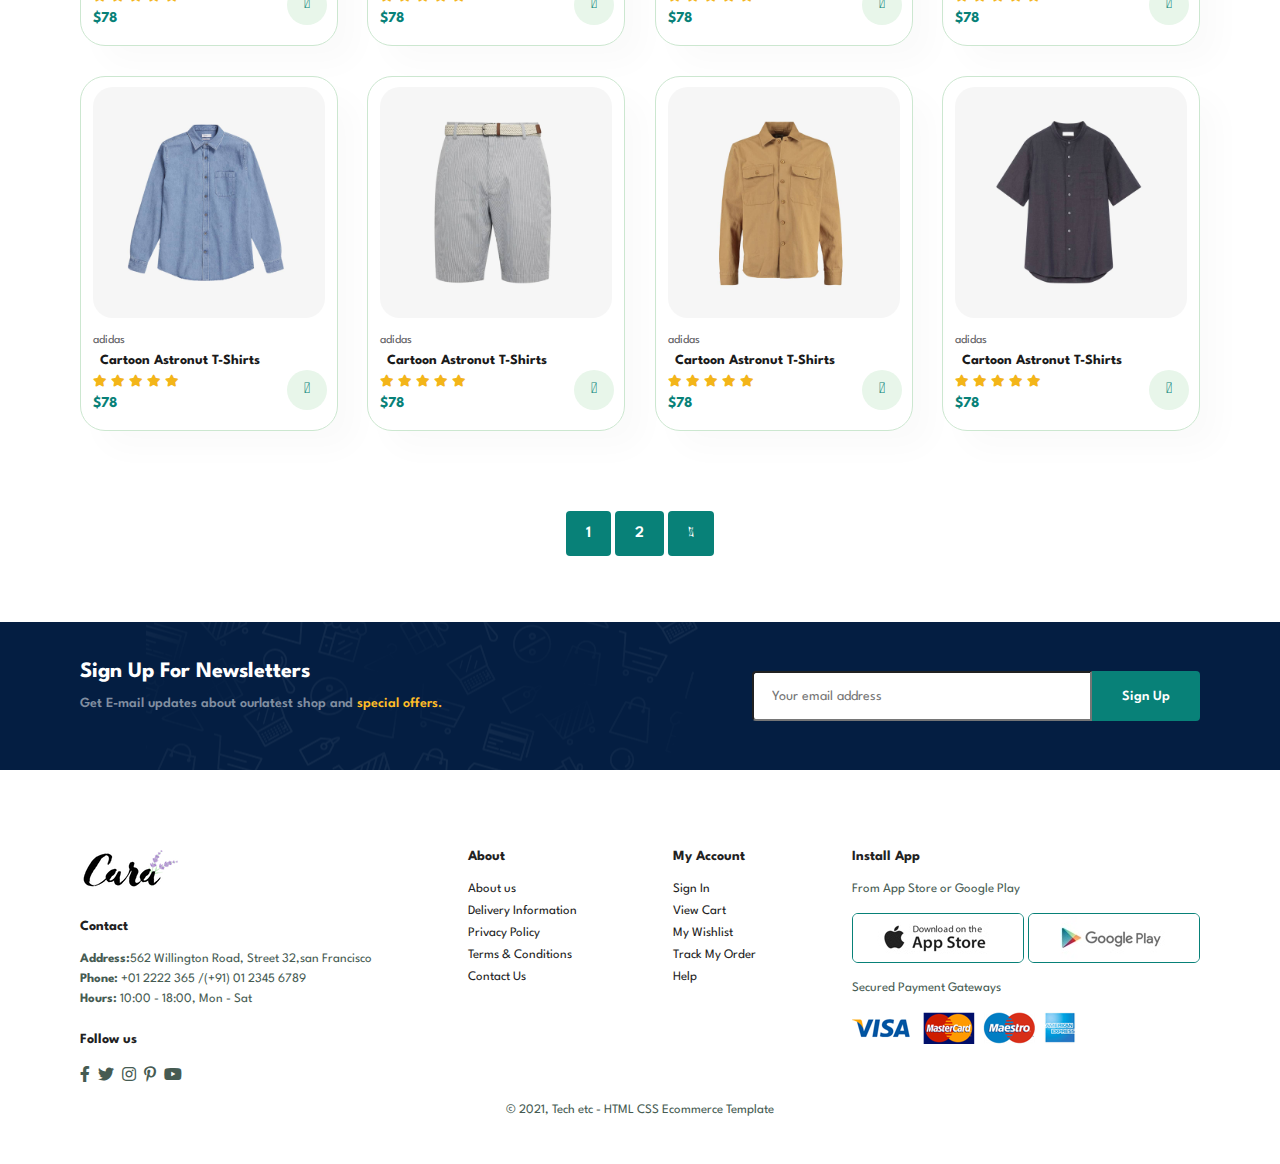
<file: shop.html>
<!DOCTYPE html>
<html lang="en">
  <head>
    <meta charset="UTF-8" />
    <meta http-equiv="X-UA-Compatible" content="IE=edge" />
    <meta name="viewport" content="width=device-width, initial-scale=1.0" />
    <title>Tech2etc Ecommerce Tutorial</title>
    <link
      rel="stylesheet"
      href="https://pro.fontawesome.com/releases/v5.10.0/css/all.css"
    />

    <link rel="stylesheet" href="style.css" />
  </head>

  <body>
    <section id="header">
      <a href="#"><img src="img/logo.png" class="logo" alt="" /></a>
      <div>
        <ul id="navbar">
          <li><a href="index.html">Home</a></li>
          <li><a class="active" href="shop.html">Shop</a></li>
          <li><a href="blog.html">Blog</a></li>
          <li><a href="about.html">About</a></li>
          <li><a href="contact.html">Contact</a></li>
          <li id="lg-bag">
            <a href="cart.html"><i class="far fa-shopping-bag"></i></a>
          </li>
          <a href="#" id="close"><i class="far fa-times"></i></a>
        </ul>
      </div>
      <div id="mobile">
        <a href="cart.html"><i class="far fa-shopping-bag"></i></a>
        <i id="bar" class="fas fa-outdent"></i>
      </div>
    </section>
    <section id="page-header">
      <h2>#stayhome</h2>
      <p>Save more with coupons & up to 70% Trade-in-off!</p>
    </section>
    <section id="product1" class="section-p1">
      <div class="pro-container">
        <div class="pro" onclick="window.location.href='sproduct.html';">
          <img src="img/products/f1.jpg" alt="" />
          <div class="des">
            <span>adidas</span>
            <h5>Cartoon Astronut T-Shirts</h5>
            <div class="star">
              <i class="fas fa-star"></i>
              <i class="fas fa-star"></i>
              <i class="fas fa-star"></i>
              <i class="fas fa-star"></i>
              <i class="fas fa-star"></i>
            </div>
            <h4>$78</h4>
          </div>
          <a href="#"><i class="fal fa-shopping-cart cart"></i></a>
        </div>
        <div class="pro">
          <img src="img/products/f2.jpg" alt="" />
          <div class="des">
            <span>adidas</span>
            <h5>Cartoon Astronut T-Shirts</h5>
            <div class="star">
              <i class="fas fa-star"></i>
              <i class="fas fa-star"></i>
              <i class="fas fa-star"></i>
              <i class="fas fa-star"></i>
              <i class="fas fa-star"></i>
            </div>
            <h4>$78</h4>
          </div>
          <a href="#"><i class="fal fa-shopping-cart cart"></i></a>
        </div>
        <div class="pro">
          <img src="img/products/f3.jpg" alt="" />
          <div class="des">
            <span>adidas</span>
            <h5>Cartoon Astronut T-Shirts</h5>
            <div class="star">
              <i class="fas fa-star"></i>
              <i class="fas fa-star"></i>
              <i class="fas fa-star"></i>
              <i class="fas fa-star"></i>
              <i class="fas fa-star"></i>
            </div>
            <h4>$78</h4>
          </div>
          <a href="#"><i class="fal fa-shopping-cart cart"></i></a>
        </div>
        <div class="pro">
          <img src="img/products/f4.jpg" alt="" />
          <div class="des">
            <span>adidas</span>
            <h5>Cartoon Astronut T-Shirts</h5>
            <div class="star">
              <i class="fas fa-star"></i>
              <i class="fas fa-star"></i>
              <i class="fas fa-star"></i>
              <i class="fas fa-star"></i>
              <i class="fas fa-star"></i>
            </div>
            <h4>$78</h4>
          </div>
          <a href="#"><i class="fal fa-shopping-cart cart"></i></a>
        </div>
        <div class="pro">
          <img src="img/products/f5.jpg" alt="" />
          <div class="des">
            <span>adidas</span>
            <h5>Cartoon Astronut T-Shirts</h5>
            <div class="star">
              <i class="fas fa-star"></i>
              <i class="fas fa-star"></i>
              <i class="fas fa-star"></i>
              <i class="fas fa-star"></i>
              <i class="fas fa-star"></i>
            </div>
            <h4>$78</h4>
          </div>
          <a href="#"><i class="fal fa-shopping-cart cart"></i></a>
        </div>
        <div class="pro">
          <img src="img/products/f6.jpg" alt="" />
          <div class="des">
            <span>adidas</span>
            <h5>Cartoon Astronut T-Shirts</h5>
            <div class="star">
              <i class="fas fa-star"></i>
              <i class="fas fa-star"></i>
              <i class="fas fa-star"></i>
              <i class="fas fa-star"></i>
              <i class="fas fa-star"></i>
            </div>
            <h4>$78</h4>
          </div>
          <a href="#"><i class="fal fa-shopping-cart cart"></i></a>
        </div>
        <div class="pro">
          <img src="img/products/f7.jpg" alt="" />
          <div class="des">
            <span>adidas</span>
            <h5>Cartoon Astronut T-Shirts</h5>
            <div class="star">
              <i class="fas fa-star"></i>
              <i class="fas fa-star"></i>
              <i class="fas fa-star"></i>
              <i class="fas fa-star"></i>
              <i class="fas fa-star"></i>
            </div>
            <h4>$78</h4>
          </div>
          <a href="#"><i class="fal fa-shopping-cart cart"></i></a>
        </div>
        <div class="pro">
          <img src="img/products/f8.jpg" alt="" />
          <div class="des">
            <span>adidas</span>
            <h5>Cartoon Astronut T-Shirts</h5>
            <div class="star">
              <i class="fas fa-star"></i>
              <i class="fas fa-star"></i>
              <i class="fas fa-star"></i>
              <i class="fas fa-star"></i>
              <i class="fas fa-star"></i>
            </div>
            <h4>$78</h4>
          </div>
          <a href="#"><i class="fal fa-shopping-cart cart"></i></a>
        </div>

        <div class="pro">
          <img src="img/products/n1.jpg" alt="" />
          <div class="des">
            <span>adidas</span>
            <h5>Cartoon Astronut T-Shirts</h5>
            <div class="star">
              <i class="fas fa-star"></i>
              <i class="fas fa-star"></i>
              <i class="fas fa-star"></i>
              <i class="fas fa-star"></i>
              <i class="fas fa-star"></i>
            </div>
            <h4>$78</h4>
          </div>
          <a href="#"><i class="fal fa-shopping-cart cart"></i></a>
        </div>
        <div class="pro">
          <img src="img/products/n2.jpg" alt="" />
          <div class="des">
            <span>adidas</span>
            <h5>Cartoon Astronut T-Shirts</h5>
            <div class="star">
              <i class="fas fa-star"></i>
              <i class="fas fa-star"></i>
              <i class="fas fa-star"></i>
              <i class="fas fa-star"></i>
              <i class="fas fa-star"></i>
            </div>
            <h4>$78</h4>
          </div>
          <a href="#"><i class="fal fa-shopping-cart cart"></i></a>
        </div>
        <div class="pro">
          <img src="img/products/n3.jpg" alt="" />
          <div class="des">
            <span>adidas</span>
            <h5>Cartoon Astronut T-Shirts</h5>
            <div class="star">
              <i class="fas fa-star"></i>
              <i class="fas fa-star"></i>
              <i class="fas fa-star"></i>
              <i class="fas fa-star"></i>
              <i class="fas fa-star"></i>
            </div>
            <h4>$78</h4>
          </div>
          <a href="#"><i class="fal fa-shopping-cart cart"></i></a>
        </div>
        <div class="pro">
          <img src="img/products/n4.jpg" alt="" />
          <div class="des">
            <span>adidas</span>
            <h5>Cartoon Astronut T-Shirts</h5>
            <div class="star">
              <i class="fas fa-star"></i>
              <i class="fas fa-star"></i>
              <i class="fas fa-star"></i>
              <i class="fas fa-star"></i>
              <i class="fas fa-star"></i>
            </div>
            <h4>$78</h4>
          </div>
          <a href="#"><i class="fal fa-shopping-cart cart"></i></a>
        </div>
        <div class="pro">
          <img src="img/products/n5.jpg" alt="" />
          <div class="des">
            <span>adidas</span>
            <h5>Cartoon Astronut T-Shirts</h5>
            <div class="star">
              <i class="fas fa-star"></i>
              <i class="fas fa-star"></i>
              <i class="fas fa-star"></i>
              <i class="fas fa-star"></i>
              <i class="fas fa-star"></i>
            </div>
            <h4>$78</h4>
          </div>
          <a href="#"><i class="fal fa-shopping-cart cart"></i></a>
        </div>
        <div class="pro">
          <img src="img/products/n6.jpg" alt="" />
          <div class="des">
            <span>adidas</span>
            <h5>Cartoon Astronut T-Shirts</h5>
            <div class="star">
              <i class="fas fa-star"></i>
              <i class="fas fa-star"></i>
              <i class="fas fa-star"></i>
              <i class="fas fa-star"></i>
              <i class="fas fa-star"></i>
            </div>
            <h4>$78</h4>
          </div>
          <a href="#"><i class="fal fa-shopping-cart cart"></i></a>
        </div>
        <div class="pro">
          <img src="img/products/n7.jpg" alt="" />
          <div class="des">
            <span>adidas</span>
            <h5>Cartoon Astronut T-Shirts</h5>
            <div class="star">
              <i class="fas fa-star"></i>
              <i class="fas fa-star"></i>
              <i class="fas fa-star"></i>
              <i class="fas fa-star"></i>
              <i class="fas fa-star"></i>
            </div>
            <h4>$78</h4>
          </div>
          <a href="#"><i class="fal fa-shopping-cart cart"></i></a>
        </div>
        <div class="pro">
          <img src="img/products/n8.jpg" alt="" />
          <div class="des">
            <span>adidas</span>
            <h5>Cartoon Astronut T-Shirts</h5>
            <div class="star">
              <i class="fas fa-star"></i>
              <i class="fas fa-star"></i>
              <i class="fas fa-star"></i>
              <i class="fas fa-star"></i>
              <i class="fas fa-star"></i>
            </div>
            <h4>$78</h4>
          </div>
          <a href="#"><i class="fal fa-shopping-cart cart"></i></a>
        </div>
      </div>
    </section>
    <section id="pagination" class="section-p1">
      <a href="#">1</a>
      <a href="#">2</a>
      <a href="#"><i class="fal fa-long-arrow-alt-right"></i></a>
    </section>
    <section id="newsletter" class="section-p1 section-m1">
      <div class="newstext">
        <h4>Sign Up For Newsletters</h4>
        <p>
          Get E-mail updates about ourlatest shop and
          <span>special offers.</span>
        </p>
      </div>
      <div class="form">
        <input type="text" placeholder="Your email address" />
        <button class="normal">Sign Up</button>
      </div>
    </section>
    <footer class="section-p1">
      <div class="col">
        <img class="logo" src="img/logo.png" alt="" />
        <h4>Contact</h4>
        <p>
          <strong>Address:</strong>562 Willington Road, Street 32,san Francisco
        </p>
        <p><strong>Phone:</strong> +01 2222 365 /(+91) 01 2345 6789</p>
        <p><strong>Hours:</strong> 10:00 - 18:00, Mon - Sat</p>
        <div class="follow">
          <h4>Follow us</h4>
          <div class="icon">
            <i class="fab fa-facebook-f"></i>
            <i class="fab fa-twitter"></i>
            <i class="fab fa-instagram"></i>
            <i class="fab fa-pinterest-p"></i>
            <i class="fab fa-youtube"></i>
          </div>
        </div>
      </div>
      <div class="col">
        <h4>About</h4>
        <a href="#">About us</a>
        <a href="#">Delivery Information</a>
        <a href="#">Privacy Policy</a>
        <a href="#">Terms & Conditions</a>
        <a href="#">Contact Us</a>
      </div>
      <div class="col">
        <h4>My Account</h4>
        <a href="#">Sign In</a>
        <a href="#">View Cart</a>
        <a href="#">My Wishlist</a>
        <a href="#">Track My Order</a>
        <a href="#">Help</a>
      </div>
      <div class="col install">
        <h4>Install App</h4>
        <p>From App Store or Google Play</p>
        <div class="row">
          <img src="img/pay/app.jpg" alt="" />
          <img src="img/pay/play.jpg" alt="" />
        </div>
        <p>Secured Payment Gateways</p>
        <img src="img/pay/pay.png" alt="" />
      </div>
      <div class="copyright">
        <p>© 2021, Tech etc - HTML CSS Ecommerce Template</p>
      </div>
    </footer>

    <script src="script.js"></script>
  </body>
</html>
</file>
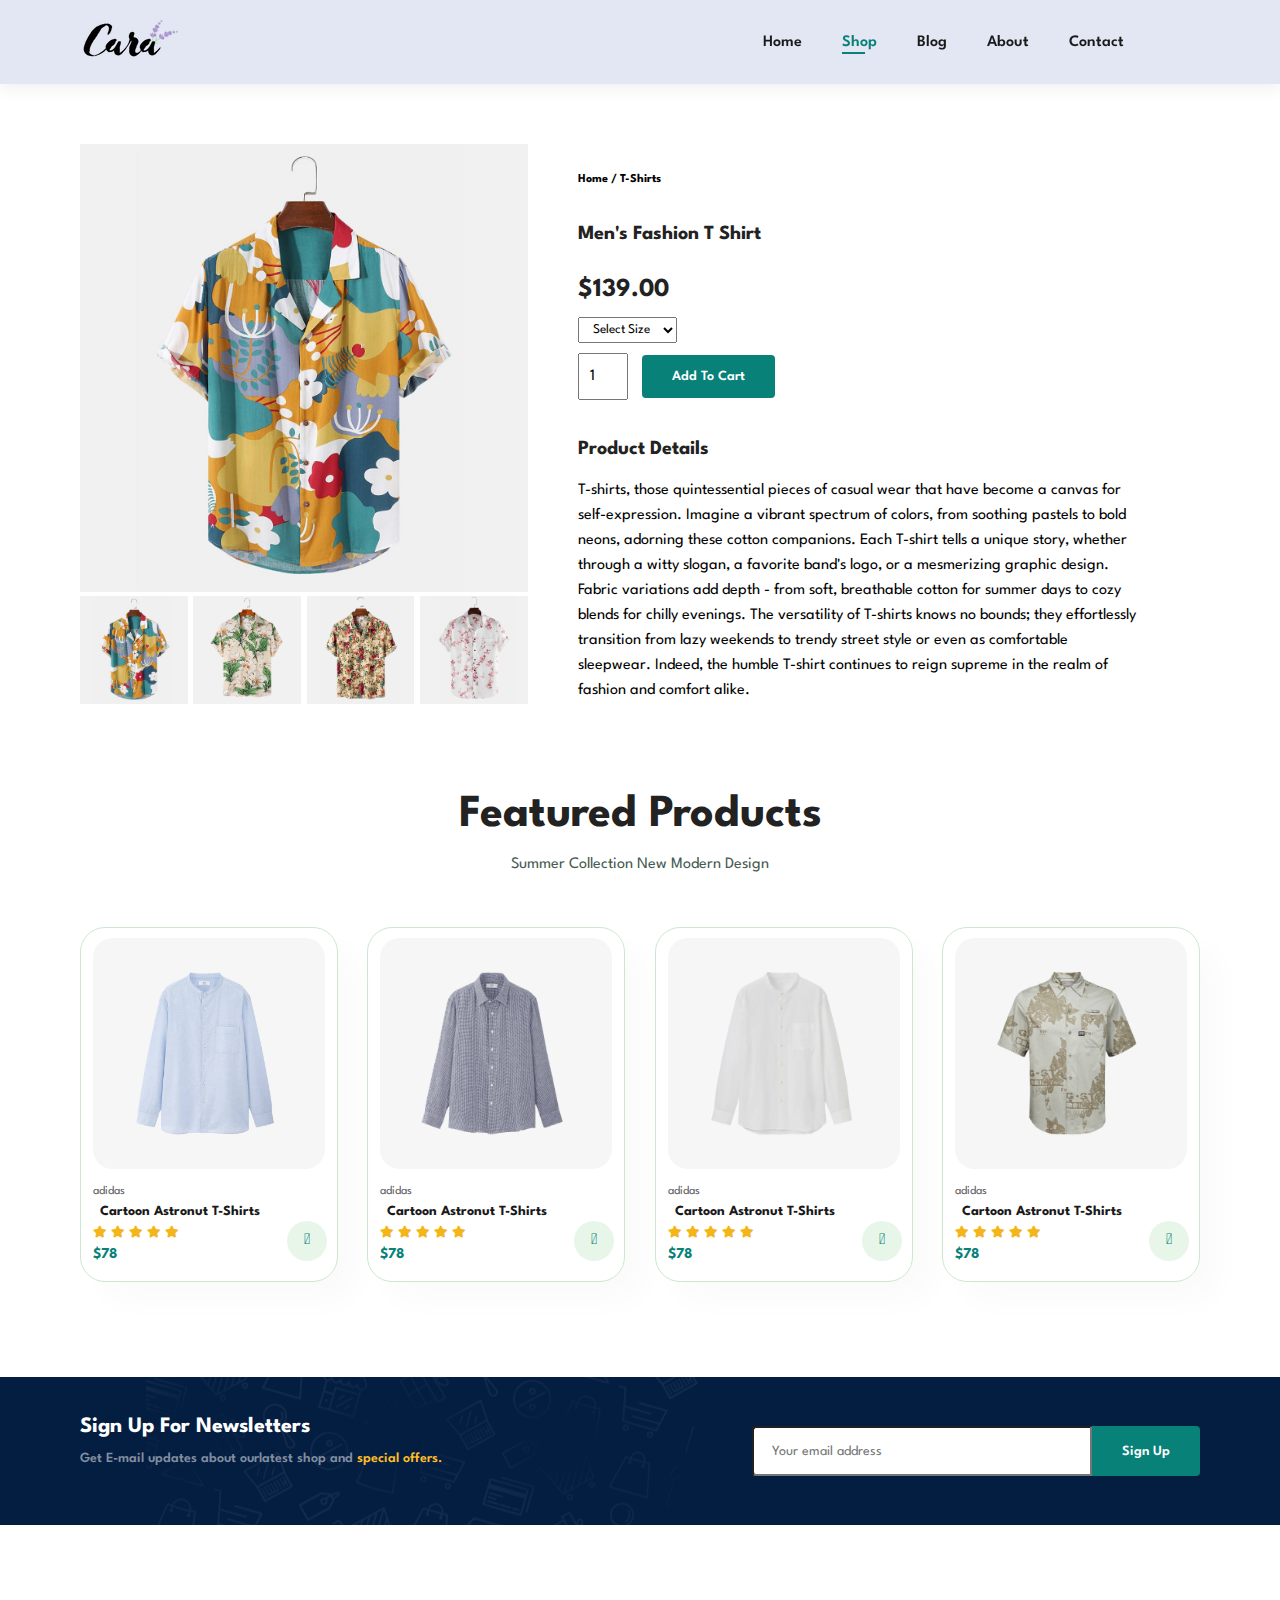
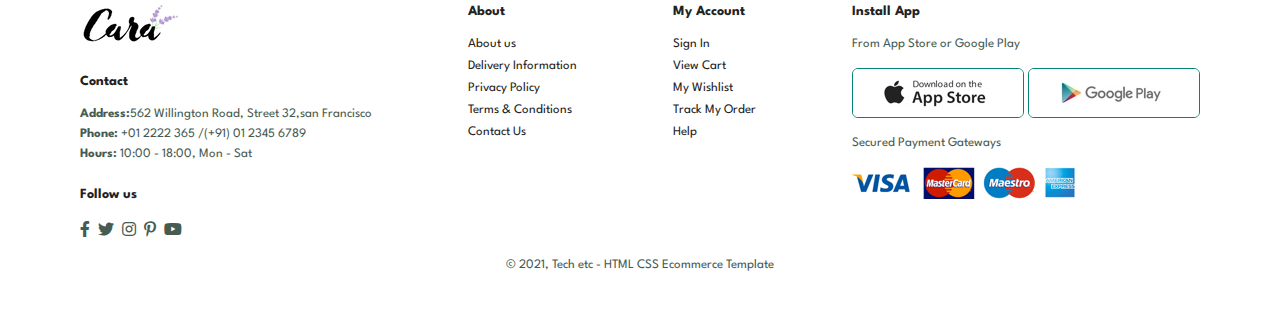
<file: sproduct.html>
<!DOCTYPE html>
<html lang="en">
  <head>
    <meta charset="UTF-8" />
    <meta http-equiv="X-UA-Compatible" content="IE=edge" />
    <meta name="viewport" content="width=device-width, initial-scale=1.0" />
    <title>Tech2etc Ecommerce Tutorial</title>
    <link
      rel="stylesheet"
      href="https://pro.fontawesome.com/releases/v5.10.0/css/all.css"
    />

    <link rel="stylesheet" href="style.css" />
  </head>

  <body>
    <section id="header">
      <a href="#"><img src="img/logo.png" class="logo" alt="" /></a>
      <div>
        <ul id="navbar">
          <li><a href="index.html">Home</a></li>
          <li><a class="active" href="shop.html">Shop</a></li>
          <li><a href="blog.html">Blog</a></li>
          <li><a href="about.html">About</a></li>
          <li><a href="contact.html">Contact</a></li>
          <li id="lg-bag">
            <a href="cart.html"><i class="far fa-shopping-bag"></i></a>
          </li>
          <a href="#" id="close"><i class="far fa-times"></i></a>
        </ul>
      </div>
      <div id="mobile">
        <a href="cart.html"><i class="far fa-shopping-bag"></i></a>
        <i id="bar" class="fas fa-outdent"></i>
      </div>
    </section>
    <section id="prodetails" class="section-p1">
      <div class="single-pro-image">
        <img src="img/products/f1.jpg" width="100%" id="MainImg" alt="" />
        <div class="small-img-group">
          <div class="small-img-col">
            <img
              src="img/products/f1.jpg"
              width="100%"
              class="small-img"
              alt=""
            />
          </div>
          <div class="small-img-col">
            <img
              src="img/products/f2.jpg"
              width="100%"
              class="small-img"
              alt=""
            />
          </div>
          <div class="small-img-col">
            <img
              src="img/products/f3.jpg"
              width="100%"
              class="small-img"
              alt=""
            />
          </div>
          <div class="small-img-col">
            <img
              src="img/products/f4.jpg"
              width="100%"
              class="small-img"
              alt=""
            />
          </div>
        </div>
      </div>
      <div class="single-pro-details">
        <h6>Home / T-Shirts</h6>
        <h4>Men's Fashion T Shirt</h4>
        <h2>$139.00</h2>
        <select>
          <option>Select Size</option>
          <option>XL</option>
          <option>XXL</option>
          <option>Small</option>
          <option>Large</option>
        </select>
        <input type="number" value="1" />
        <button class="normal">Add To Cart</button>
        <h4>Product Details</h4>
        <span
          >T-shirts, those quintessential pieces of casual wear that have become
          a canvas for self-expression. Imagine a vibrant spectrum of colors,
          from soothing pastels to bold neons, adorning these cotton companions.
          Each T-shirt tells a unique story, whether through a witty slogan, a
          favorite band's logo, or a mesmerizing graphic design. Fabric
          variations add depth - from soft, breathable cotton for summer days to
          cozy blends for chilly evenings. The versatility of T-shirts knows no
          bounds; they effortlessly transition from lazy weekends to trendy
          street style or even as comfortable sleepwear. Indeed, the humble
          T-shirt continues to reign supreme in the realm of fashion and comfort
          alike.</span
        >
      </div>
    </section>
    <section id="product1" class="section-p1">
      <h2>Featured Products</h2>
      <p>Summer Collection New Modern Design</p>
      <div class="pro-container">
        <div class="pro">
          <img src="img/products/n1.jpg" alt="" />
          <div class="des">
            <span>adidas</span>
            <h5>Cartoon Astronut T-Shirts</h5>
            <div class="star">
              <i class="fas fa-star"></i>
              <i class="fas fa-star"></i>
              <i class="fas fa-star"></i>
              <i class="fas fa-star"></i>
              <i class="fas fa-star"></i>
            </div>
            <h4>$78</h4>
          </div>
          <a href="#"><i class="fal fa-shopping-cart cart"></i></a>
        </div>
        <div class="pro">
          <img src="img/products/n2.jpg" alt="" />
          <div class="des">
            <span>adidas</span>
            <h5>Cartoon Astronut T-Shirts</h5>
            <div class="star">
              <i class="fas fa-star"></i>
              <i class="fas fa-star"></i>
              <i class="fas fa-star"></i>
              <i class="fas fa-star"></i>
              <i class="fas fa-star"></i>
            </div>
            <h4>$78</h4>
          </div>
          <a href="#"><i class="fal fa-shopping-cart cart"></i></a>
        </div>
        <div class="pro">
          <img src="img/products/n3.jpg" alt="" />
          <div class="des">
            <span>adidas</span>
            <h5>Cartoon Astronut T-Shirts</h5>
            <div class="star">
              <i class="fas fa-star"></i>
              <i class="fas fa-star"></i>
              <i class="fas fa-star"></i>
              <i class="fas fa-star"></i>
              <i class="fas fa-star"></i>
            </div>
            <h4>$78</h4>
          </div>
          <a href="#"><i class="fal fa-shopping-cart cart"></i></a>
        </div>
        <div class="pro">
          <img src="img/products/n4.jpg" alt="" />
          <div class="des">
            <span>adidas</span>
            <h5>Cartoon Astronut T-Shirts</h5>
            <div class="star">
              <i class="fas fa-star"></i>
              <i class="fas fa-star"></i>
              <i class="fas fa-star"></i>
              <i class="fas fa-star"></i>
              <i class="fas fa-star"></i>
            </div>
            <h4>$78</h4>
          </div>
          <a href="#"><i class="fal fa-shopping-cart cart"></i></a>
        </div>
      </div>
    </section>

    <section id="newsletter" class="section-p1 section-m1">
      <div class="newstext">
        <h4>Sign Up For Newsletters</h4>
        <p>
          Get E-mail updates about ourlatest shop and
          <span>special offers.</span>
        </p>
      </div>
      <div class="form">
        <input type="text" placeholder="Your email address" />
        <button class="normal">Sign Up</button>
      </div>
    </section>
    <footer class="section-p1">
      <div class="col">
        <img class="logo" src="img/logo.png" alt="" />
        <h4>Contact</h4>
        <p>
          <strong>Address:</strong>562 Willington Road, Street 32,san Francisco
        </p>
        <p><strong>Phone:</strong> +01 2222 365 /(+91) 01 2345 6789</p>
        <p><strong>Hours:</strong> 10:00 - 18:00, Mon - Sat</p>
        <div class="follow">
          <h4>Follow us</h4>
          <div class="icon">
            <i class="fab fa-facebook-f"></i>
            <i class="fab fa-twitter"></i>
            <i class="fab fa-instagram"></i>
            <i class="fab fa-pinterest-p"></i>
            <i class="fab fa-youtube"></i>
          </div>
        </div>
      </div>
      <div class="col">
        <h4>About</h4>
        <a href="#">About us</a>
        <a href="#">Delivery Information</a>
        <a href="#">Privacy Policy</a>
        <a href="#">Terms & Conditions</a>
        <a href="#">Contact Us</a>
      </div>
      <div class="col">
        <h4>My Account</h4>
        <a href="#">Sign In</a>
        <a href="#">View Cart</a>
        <a href="#">My Wishlist</a>
        <a href="#">Track My Order</a>
        <a href="#">Help</a>
      </div>
      <div class="col install">
        <h4>Install App</h4>
        <p>From App Store or Google Play</p>
        <div class="row">
          <img src="img/pay/app.jpg" alt="" />
          <img src="img/pay/play.jpg" alt="" />
        </div>
        <p>Secured Payment Gateways</p>
        <img src="img/pay/pay.png" alt="" />
      </div>
      <div class="copyright">
        <p>© 2021, Tech etc - HTML CSS Ecommerce Template</p>
      </div>
    </footer>
    <script>
      var MainImg = document.getElementById("MainImg");
      var smallimg = document.getElementsByClassName("small-img");

      smallimg[0].onclick = function () {
        MainImg.src = smallimg[0].src;
      };
      smallimg[1].onclick = function () {
        MainImg.src = smallimg[1].src;
      };
      smallimg[2].onclick = function () {
        MainImg.src = smallimg[2].src;
      };
      smallimg[3].onclick = function () {
        MainImg.src = smallimg[3].src;
      };
    </script>

    <script src="script.js"></script>
  </body>
</html>
</file>
<file: style.css>
@import url("https://fonts.googleapis.com/css2?family=Spartan:wght@100;200;300;400;500;600;700;800;900&display=swap");
* {
  margin: 0;
  padding: 0;
  box-sizing: border-box;
  font-family: "Spartan", sans-serif;
}

html {
  scroll-behavior: smooth;
}

/* Global Styles */

h1 {
  font-size: 50px;
  line-height: 64px;
  color: #222;
}

h2 {
  font-size: 46px;
  line-height: 54px;
  color: #222;
}

h4 {
  font-size: 20px;
  color: #222;
}

h6 {
  font-weight: 700;
  font-size: 12px;
}

p {
  font-size: 16px;
  color: #465b52;
  margin: 15px 0 20px 0;
}

.section-p1 {
  padding: 40px 80px;
}

.section-m1 {
  margin: 40px 0;
}
button.normal {
  font-size: 14px;
  font-weight: 600;
  padding: 15px 30px;
  color: #000;
  background-color: #fff;
  border-radius: 4px;
  cursor: pointer;
  border: none;
  outline: none;
  transition: 0.2s ease;
}
button.white {
  font-size: 13x;
  font-weight: 600;
  padding: 11px 18px;
  color: #fff;
  background-color: transparent;
  cursor: pointer;
  border: 1px solid white;
  outline: none;
  transition: 0.2s;
}
body {
  width: 100%;
}

#header {
  display: flex;
  align-items: center;
  justify-content: space-between;
  padding: 20px 80px;
  background: #e3e6f3;
  box-shadow: 0 5px 15px rgba(0, 0, 0, 0.06);
  z-index: 999;
  position: sticky;
  top: 0;
  left: 0;
}
#navbar {
  display: flex;
  align-items: center;
  justify-content: center;
}
#navbar li {
  list-style: none;
  padding: 0 20px;
  position: relative;
}
#navbar li a {
  text-decoration: none;
  font-size: 16px;
  font-weight: 600;
  color: #1a1a1a;
  transition: 0.3s ease;
}
#navbar li a:hover,
#navbar li a.active {
  color: #088178;
}
#navbar li a.active::after,
#navbar li a:hover::after {
  content: "";
  width: 30%;
  height: 2px;
  background: #088178;
  position: absolute;
  bottom: -4px;
  left: 20px;
}
#mobile {
  display: none;
  align-items: center;
}
#close {
  display: none;
}

#hero {
  background-image: url("img/hero4.png");
  height: 90vh;
  width: 100%;
  background-size: cover;
  background-position: top 25% right 0;
  padding: 0 80px;
  display: flex;
  flex-direction: column;
  align-items: flex-start;
  justify-content: center;
}
#hero h4 {
  padding-bottom: 15px;
}
#hero h1 {
  columns: #088178;
}
#hero button {
  background-image: url("img/button.png");
  border-color: transparent;
  color: #088178;
  border: 0;
  padding: 14px 80px 14px 65px;
  background-repeat: no-repeat;
  cursor: pointer;
  font-weight: 700;
  font-size: 15px;
}
#feature {
  display: flex;
  align-items: center;
  justify-content: space-between;
  flex-wrap: wrap;
}
#feature .fe-box {
  width: 180px;
  text-align: center;
  padding: 25px 15px;
  box-shadow: 20px 20px 34px rgba(0, 0, 0, 0.03);
  border: 1px solid #cce7d0;
  border-radius: 4px;
  math-depth: 15px 0;
}

#feature .fe-box:hover {
  box-shadow: 10px 10px 54px rgba(70, 62, 221, 0.1);
}
#feature .fe-box img {
  width: 100%;
  margin-bottom: 10px;
}
#feature .fe-box h6 {
  display: inline-block;
  padding: 9px 8px 6px 8px;
  line-height: 1;
  border-radius: 4px;
  color: #088178;
  background-color: #fddde4;
}
#feature .fe-box:nth-child(2) h6 {
  background-color: #cdebbc;
}
#feature .fe-box:nth-child(3) h6 {
  background-color: #d1e8f2;
}

#feature .fe-box:nth-child(4) h6 {
  background-color: #cdd4f8;
}

#feature .fe-box:nth-child(5) h6 {
  background-color: #fff2e5;
}

#feature .fe-box:nth-child(6) h6 {
  background-color: #f6dbf6;
}
#product1 {
  text-align: center;
}
#product1 .pro-container {
  display: flex;
  justify-content: space-between;
  padding-top: 20px;
  flex-wrap: wrap;
}
#product1 .pro {
  width: 23%;
  min-width: 250px;
  padding: 10px 12px;
  border: 1px solid #cce7d0;
  border-radius: 25px;
  cursor: pointer;
  box-shadow: 20px 20px 30px rgba(0, 0, 0, 0.02);
  margin: 15px 0;
  transition: 0.2s ease;
  position: relative;
}
#product1 .pro:hover {
  box-shadow: 20px 20px 30px rgba(0, 0, 0, 0.06);
}
#product1 .pro img {
  width: 100%;
  border-radius: 20px;
}
#product1 .pro .des {
  text-align: start;
  padding: 10px 0;
}
#product1 .pro .des span {
  color: #606063;
  font-size: 12px;
}
#product1 .pro .des h5 {
  padding: 7px;
  color: #1a1a1a;
  font-size: 14px;
}
#product1 .pro .des i {
  font-size: 12px;
  color: rgb(243, 181, 25);
}
#product1 .pro .des h4 {
  padding-top: 7px;
  font-size: 15px;
  font-weight: 700;
  color: #088178;
}
#product1 .pro .cart {
  width: 40px;
  height: 40px;
  line-height: 40px;
  border-radius: 50px;
  background-color: #e8f6ea;
  font-weight: 500;
  color: #088178;
  border-color: 1px solid #cce7d0;
  position: absolute;
  bottom: 20px;
  right: 10px;
}
#banner {
  display: flex;
  flex-direction: column;
  justify-content: center;
  align-items: center;
  text-align: center;
  background-image: url("img/banner/b2.jpg");
  width: 100%;
  height: 40vh;
  background-size: cover;
  background-position: center;
}
#banner h4 {
  color: #fff;
  font-size: 16px;
}
#banner h2 {
  color: #fff;
  font-size: 30px;
  padding: 10px 0;
}
#banner h2 span {
  color: #ef3636;
}
#banner button:hover {
  background: #088178;
  color: #fff;
}
#sm-banner {
  display: flex;
  justify-content: space-between;
  flex-wrap: wrap;
}
#sm-banner .banner-box {
  display: flex;
  flex-direction: column;
  justify-content: center;
  align-items: flex-start;
  background-image: url("img/banner/b17.jpg");
  min-width: 580px;
  height: 50vh;
  background-size: cover;
  background-position: center;
  padding: 30px;
}
#sm-banner .banner-box2 {
  background-image: url("img/banner/b10.jpg");
}
#sm-banner h4 {
  color: #fff;
  font-size: 20px;
  font-weight: 300;
}
#sm-banner h2 {
  color: #fff;
  font-size: 28px;
  font-weight: 800;
}
#sm-banner span {
  color: #fff;
  font-size: 14px;
  font-weight: 500;
  padding-bottom: 15px;
}

#sm-banner .banner-box:hover button {
  background: #088178;
  border: 1px solid #088178;
}
#banner3 {
  display: flex;
  justify-content: space-between;
  flex-wrap: wrap;
  padding: 0 80px;
}
#banner3 .banner-box {
  display: flex;
  flex-direction: column;
  justify-content: center;
  align-items: flex-start;
  background-image: url("img/banner/b7.jpg");
  min-width: 30%;
  height: 30vh;
  background-size: cover;
  background-position: center;
  padding: 20px;
  margin-bottom: 20px;
}
#banner3 .banner-box2 {
  background-image: url("img/banner/b4.jpg");
}
#banner3 .banner-box3 {
  background-image: url("img/banner/b18.jpg");
}
#banner3 h2 {
  color: #fff;
  font-weight: 900;
  font-size: 22px;
}
#banner3 h3 {
  color: #ec544e;
  font-weight: 800;
  font-size: 15px;
}
#newsletter {
  display: flex;
  justify-content: space-between;
  flex-wrap: wrap;
  align-items: center;
  background-image: url("img/banner/b14.png");
  background-repeat: no-repeat;
  background-position: 20% 30%;
  background-color: #041e42;
}
#newsletter h4 {
  font-size: 22px;
  font-weight: 700;
  color: #fff;
}
#newsletter p {
  font-size: 14px;
  font-weight: 600;
  color: #818ea0;
}
#newsletter p span {
  color: #ffbd27;
}
#newsletter .form {
  display: flex;
  width: 40%;
}
#newsletter input {
  height: 3.125rem;
  padding: 0 1.25em;
  font-size: 14px;
  width: 100%;
  border-radius: 4px;
  outline: none;
  border-top-right-radius: 0;
  border-bottom-right-radius: 0;
}
#newsletter button {
  background-color: #088178;
  color: #fff;
  white-space: nowrap;
  border-top-left-radius: 0;
  border-bottom-left-radius: 0;
}
footer {
  display: flex;
  flex-wrap: wrap;
  justify-content: space-between;
}
footer .col {
  display: flex;
  flex-direction: column;
  align-items: flex-start;
  margin-bottom: 20px;
}
footer .logo {
  margin-bottom: 30px;
}
footer h4 {
  font-size: 14px;
  padding-bottom: 20px;
}
footer p {
  font-size: 13px;
  margin: 0 0 8px 0;
}
footer a {
  font-size: 13px;
  text-decoration: none;
  color: #222;
  margin-bottom: 10px;
}
footer .follow {
  margin-top: 20px;
}
footer .follow i {
  color: #465b52;
  padding-right: 4px;
  cursor: pointer;
}
footer .install .row img {
  border: 1px solid #088178;
  border-radius: 6px;
}
footer .install img {
  margin: 10px 0 15px 0;
}
footer .follow i:hover,
footer a:hover {
  color: #088178;
}
footer .copyright {
  width: 100%;
  text-align: center;
}

/* Blog page */
#page-header.blog-header {
  background-image: url("img/banner/b19.jpg");
}
#blog {
  padding: 150px 150px 0 150px;
}
#blog .blog-box {
  display: flex;
  align-items: center;
  width: 100%;
  position: relative;
  padding-bottom: 90px;
}
#blog .blog-img {
  width: 50%;
  margin-right: 40px;
}
#blog img {
  width: 100%;
  height: 300px;
  object-fit: cover;
}
#blog .blog-details {
  width: 50%;
}
#blog .blog-details a {
  text-decoration: none;
  font-size: 11px;
  color: #000;
  font-weight: 700;
  position: relative;
  transition: 0.3s;
}
#blog .blog-details a::after {
  content: "";
  width: 50px;
  height: 1px;
  background-color: #000;
  position: absolute;
  top: 4px;
  right: -60px;
}
#blog .blog-details a:hover {
  color: #088178;
}
#blog .blog-details a:hover::after {
  background-color: #088178;
}

#blog .blog-box h1 {
  position: absolute;
  top: -40px;
  left: 0;
  font-size: 70px;
  font-weight: 700;
  color: #c9cbce;
  z-index: -9;
}
/*About page-*/
#page-header.about-header {
  background-image: url("img/about/banner.png");
}
#about-head {
  display: flex;
  align-items: center;
}

#about-head img {
  width: 50%;
  height: auto;
}
#about-head div {
  padding-left: 40px;
}
#about-app {
  text-align: center;
}
#about-app .video {
  width: 70%;
  height: 100%;
  margin: 30px auto 0 auto;
}
#about-app .video video {
  width: 100%;
  height: 100%;
  border-radius: 20px;
}

#page-header {
  background-image: url("img/banner/b1.jpg");
  width: 100%;
  height: 40vh;
  background-size: cover;
  display: flex;
  justify-content: center;
  text-align: center;
  flex-direction: column;
  padding: 14px;
}
#page-header h2,
#page-header p {
  color: #fff;
}
#pagination {
  text-align: center;
}
#pagination a {
  text-decoration: none;
  background-color: #088178;
  padding: 15px 20px;
  border-radius: 4px;
  color: #fff;
  font-weight: 600;
}
#pagination a i {
  font-size: 16px;
  font-weight: 600;
}
#prodetails {
  display: flex;
  margin-top: 20px;
}
#prodetails .single-pro-image {
  width: 40%;
  margin-right: 50px;
}
.small-img-group {
  display: flex;
  justify-content: space-between;
}
.small-img-col {
  flex-basis: 24%;
  cursor: pointer;
}
#prodetails .single-pro-details {
  width: 50%;
  padding-top: 30px;
}
#prodetails .single-pro-details h4 {
  padding: 40px 0 20px 0;
}
#prodetails .single-pro-details h2 {
  font-size: 26px;
}
#prodetails .single-pro-details select {
  display: block;
  padding: 5px 10px;
  margin-bottom: 10px;
}
#prodetails .single-pro-details input {
  width: 50px;
  height: 47px;
  padding-left: 10px;
  font-size: 16px;
  margin-right: 10px;
}

#prodetails .single-pro-details input:focus {
  outline: none;
}
#prodetails .single-pro-details button {
  background: #088178;
  color: #fff;
}

#prodetails .single-pro-details span {
  line-height: 25px;
}

/* contact page */
#contact-details {
  display: flex;
  align-items: center;
  justify-content: space-between;
}
#contact-details .details {
  width: 40%;
}
#contact-details .details span,
#form-details form span {
  font-size: 12px;
}
#contact-details .details h2,
#form-details form h2 {
  font-size: 26px;
  line-height: 35px;
  padding: 20px 0;
}
#contact-details .details h3 {
  font-size: 16px;
  padding-bottom: 15px;
}

#contact-details .details li {
  list-style: none;
  display: flex;
  padding: 10px 0;
}

#contact-details .details li i {
  font-size: 14px;
  padding: 22px;
}

#contact-details .details li p {
  margin: 0;
  font-size: 14px;
}

#contact-details .map {
  width: 55%;
  height: 400px;
}
#contact-details .map iframe {
  width: 100%;
  height: 100%;
}
#form-details {
  display: flex;
  justify-content: space-between;
  margin: 30px;
  padding: 80px;
  border: 1px solid #e1e1e1;
}
#form-details form {
  width: 65%;
  display: flex;
  flex-direction: column;
  align-items: flex-start;
}
#form-details form input,
#form-details form textarea {
  width: 100%;
  padding: 12px 15px;
  outline: none;
  margin-bottom: 20px;
  border: 1px solid #e1e1e1;
}
#form-details form button {
  background-color: #088178;
  color: white;
}
#form-details .people div {
  padding-bottom: 25px;
  display: flex;
  align-items: flex-start;
}
#form-details .people div img {
  width: 65px;
  height: 65px;
  object-fit: cover;
  margin-right: 15px;
}
#form-details .people div p {
  margin: 0;
  font-size: 13px;
  line-height: 25px;
}
#form-details .people div p span {
  display: block;
  font-size: 16px;
  font-weight: 600;
  color: #000;
}
/* cart page */

#cart {
  overflow-x: auto;
}
#cart table {
  width: 100%;
  border-collapse: collapse;
  table-layout: fixed;
  white-space: nowrap;
}
#cart table img {
  width: 70px;
}
#cart table td:nth-child(1) {
  width: 150px;
  text-align: center;
}
#cart table td:nth-child(2) {
  width: 250px;
  text-align: center;
}
#cart table td:nth-child(3) {
  width: 150px;
  text-align: center;
}
#cart table td:nth-child(4),
#cart table td:nth-child(5),
#cart table td:nth-child(6) {
  width: 100px;
  text-align: center;
}
#cart table td:nth-child(5) input {
  width: 70px;
  padding: 10px 5px 10px 15px;
}
#cart table thead {
  border: 1px solid #e2e9e1;
  border-left: none;
  border-right: none;
}
#cart table thead td {
  font-weight: 700;
  text-transform: uppercase;
  font-size: 13px;
  padding: 18px 0;
}
#cart table tbody tr td {
  padding-top: 15px;
}
#cart table tbody td {
  font-size: 13px;
}
#cart-add {
  display: flex;
  flex-wrap: wrap;
  justify-content: space-between;
}
#coupon {
  width: 50%;
  margin-bottom: 30px;
}
#coupon h3,
#Subtotal h3 {
  padding-bottom: 15px;
}
#coupon input {
  padding: 10px 20px;
  outline: none;
  width: 60%;
  margin-right: 10px;
  border: 1px solid #e2e9e1;
}
#coupon button,
#Subtotal button {
  background-color: #088178;
  color: #fff;
  padding: 12px 20px;
}
#Subtotal {
  width: 50%;
  margin-bottom: 30px;
  border: 1px solid #e2e9e1;
  padding: 30px;
}
#Subtotal table {
  border-collapse: collapse;
  width: 100%;
  margin-bottom: 20px;
}
#Subtotal table td {
  width: 50%;
  border: 1px solid #e2e9e1;
  padding: 10px;
  font-size: 13px;
}
@media (max-width: 799px) {
  .section-p1 {
    padding: 40px 40px;
  }
  #navbar {
    display: flex;
    flex-direction: column;
    align-items: flex-start;
    justify-content: flex-start;
    position: fixed;
    top: 0;
    right: -300px;
    height: 100vh;
    width: 300px;
    background-color: #e3e6f3;
    box-shadow: 0 40px 60px rgba(0, 0, 0, 0.1);
    padding: 80px 0 0 10px;
    transition: 0.3s;
  }
  #navbar.active {
    right: 0px;
  }

  #navbar li {
    margin-bottom: 25px;
  }
  #mobile {
    display: flex;
    align-items: center;
  }
  #mobile i {
    color: #1a1a1a;
    font-size: 24px;
    padding-left: 20px;
  }
  #close {
    display: initial;
    position: absolute;
    top: 30px;
    left: 30px;
    color: #222;
    font-size: 24px;
  }
  #lg-bag {
    display: none;
  }
  #hero {
    height: 70vh;
    padding: 0 80px;
    background-position: top 30% right 30%;
  }
  #feature {
    justify-content: center;
  }
  #feature .fe-box {
    margin: 15px 15px;
  }
  #product1 .pro-container {
    justify-content: center;
  }
  #product1 .pro {
    margin: 15px;
  }
  #banner {
    height: 20vh;
  }
  #sm-banner .banner-box {
    min-width: 100%;
    height: 30vh;
  }
  #banner3 {
    padding: 0 40px;
  }
  #banner3 .banner-box {
    width: 28%;
  }
  #newsletter .form {
    width: 70%;
  }
  /* contact page */
  #form-details {
    padding: 40px;
  }
  #form-details form {
    width: 50%;
  }
}

@media (max-width: 477px) {
  .section-p1 {
    padding: 20px;
  }
  #header {
    padding: 10px 30px;
  }
  h1 {
    font-size: 38px;
  }
  h2 {
    font-size: 32px;
  }
  #hero {
    padding: 0 20px;
    background-position: 55%;
  }
  #feature {
    justify-content: space-between;
  }
  #feature .fe-box {
    width: 155px;
    margin: 0 0 15px 0;
  }
  #product1 .pro {
    width: 100%;
  }
  #banner {
    height: 40vh;
  }
  #sm-banner .banner-box {
    height: 40vh;
  }
  #sm-banner .banner-box2 {
    margin-top: 20px;
  }
  #banner3 {
    padding: 0 20px;
  }
  #banner3 .banner-box {
    width: 100%;
  }
  #newsletter {
    padding: 40px 20px;
  }
  #newsletter .form {
    width: 100%;
  }
  footer .copyright {
    text-align: start;
  }
  /*single product*/
  #prodetails {
    display: flex;
    flex-direction: column;
  }
  #prodetails .single-pro-image {
    width: 100%;
    margin-right: 0px;
  }
  #prodetails .single-pro-details {
    width: 100%;
  }
  /* Blog page */
  #blog {
    padding: 100px 20px 0 20px;
  }
  #blog .blog-box {
    display: flex;
    flex-direction: column;
    align-items: flex-start;
  }
  #blog .blog-box {
    width: 100%;
    margin-right: 0px;
    margin-bottom: 30px;
  }
  #blog .blog-details {
    width: 100%;
  }

  /* about page */
  #about-head {
    flex-direction: column;
  }
  #about-head img {
    width: 100%;
    margin-bottom: 20px;
  }
  #about-head div {
    padding-left: 0px;
  }
  #about-app .video {
    width: 100%;
  }
  /* conact page */
  #contact-details {
    flex-direction: column;
  }
  #contact-details .details {
    width: 100%;
    margin-bottom: 30px;
  }
  #contact-details .map {
    width: 100%;
  }
  #form-details {
    margin: 10px;
    padding: 30px 10px;
    flex-wrap: wrap;
  }
  #form-details form {
    width: 100%;
    margin-bottom: 30px;
  }
  /* cart page */
  #cart-add {
    flex-direction: column;
  }
  #coupon {
    width: 100%;
  }
  #Subtotal {
    width: 100%;
    padding: 20px;
  }
}
</file>
